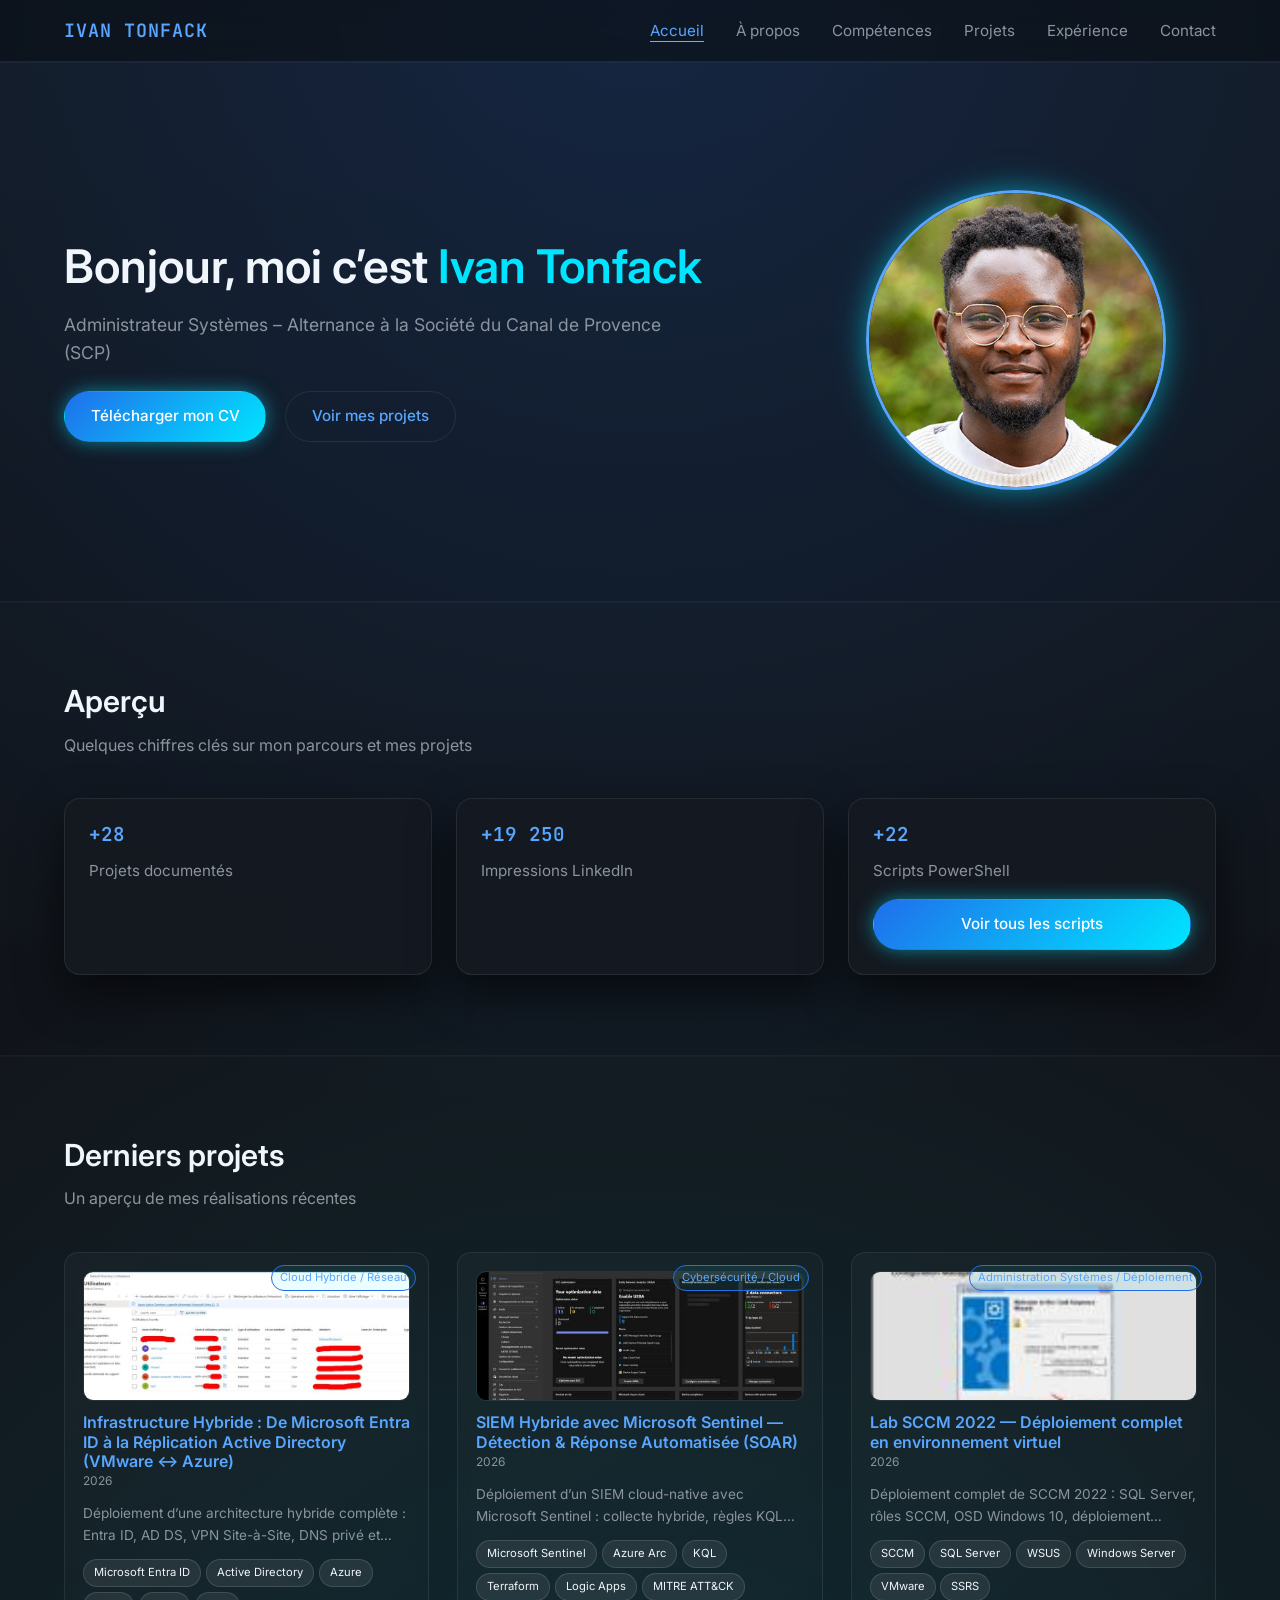
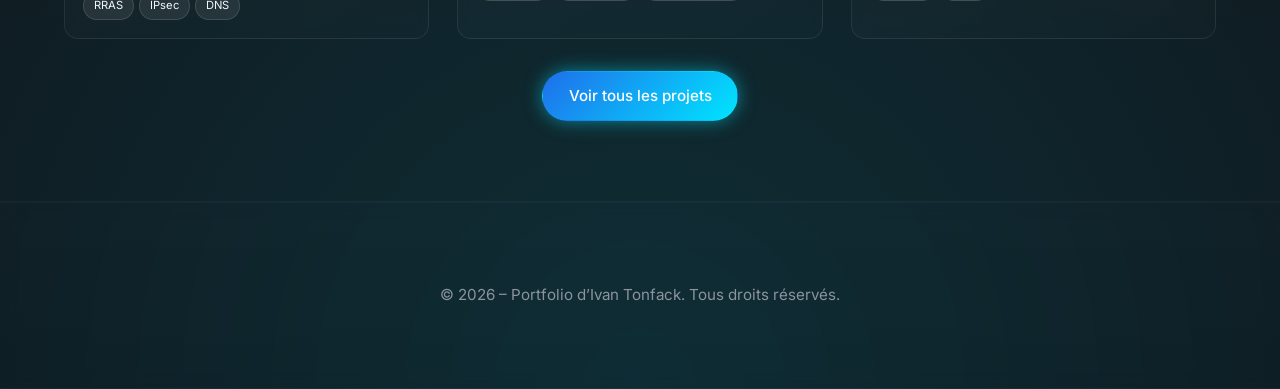
<file: index.html>
<!DOCTYPE html>
<html lang="fr">
<head>
    <meta charset="UTF-8">
    <meta name="viewport" content="width=device-width, initial-scale=1.0">
    <title>Ivan Tonfack – Administrateur Systèmes</title>

    <!-- Styles -->
    <link rel="stylesheet" href="assets/css/style.css">

    <!-- Typographies -->
    <link href="https://fonts.googleapis.com/css2?family=Inter:wght@300;400;500;600&family=JetBrains+Mono:wght@400;600&display=swap" rel="stylesheet">
</head>

<body class="page">

    <!-- ===========================
         HEADER
    ============================ -->
    <header id="header">
        <div class="container">
            <nav class="nav">
                <div class="logo">IVAN TONFACK</div>

                <div class="nav-toggle" id="nav-toggle">
                    <span></span><span></span><span></span>
                </div>

                <ul class="nav-links" id="nav-links">
                    <li><a href="index.html" class="active">Accueil</a></li>
                    <li><a href="about.html">À propos</a></li>
                    <li><a href="skills.html">Compétences</a></li>
                    <li><a href="projects.html">Projets</a></li>
                    <li><a href="experience.html">Expérience</a></li>
                    <li><a href="contact.html">Contact</a></li>
                </ul>
            </nav>
        </div>
    </header>

    <!-- ===========================
         HERO SECTION
    ============================ -->
    <section class="section hero">
        <div class="container hero-grid">

            <div class="hero-content">
                <h1 class="hero-title">Bonjour, moi c’est <span class="text-accent">Ivan Tonfack</span></h1>
                <p class="hero-subtitle">
                    Administrateur Systèmes – Alternance à la Société du Canal de Provence (SCP)
                </p>

                <div class="hero-buttons mt-3">
                    <a href="#" class="btn btn-primary">Télécharger mon CV</a>
                    <a href="projects.html" class="btn btn-ghost">Voir mes projets</a>
                </div>
            </div>

            <div class="hero-photo">
                <img src="assets/img/portraits/ivan.jpeg" alt="Photo de Ivan Tonfack">
            </div>

        </div>
    </section>

    <!-- ===========================
         SECTION APERÇU
    ============================ -->
    <section class="section">
        <div class="container">
            <h2 class="section-title">Aperçu</h2>
            <p class="section-subtitle">Quelques chiffres clés sur mon parcours et mes projets</p>

            <div class="stats-grid">

                <div class="section-card">
                    <h3 class="code-text" id="projects-count">+0</h3>
                    <p>Projets documentés</p>
                </div>

                <div class="section-card">
                    <h3 class="code-text" id="linkedin-count">+0</h3>
                    <p>Impressions LinkedIn</p>
                </div>

                <div class="section-card">
                <h3 class="code-text" id="scripts-count">+0</h3>
                <p>Scripts PowerShell</p>

                <a href="scripts.html" class="btn btn-primary btn-full">Voir tous les scripts</a>
                 </div>


            </div>
        </div>
    </section>

    <!-- ===========================
         SECTION : DERNIERS PROJETS
    ============================ -->
    <section class="section">
        <div class="container">
            <h2 class="section-title">Derniers projets</h2>
            <p class="section-subtitle">Un aperçu de mes réalisations récentes</p>

            <div id="latest-projects" class="projects-grid"></div>

            <div class="center mt-4">
                <a href="projects.html" class="btn btn-primary">Voir tous les projets</a>
            </div>
        </div>
    </section>

    <!-- ===========================
         FOOTER
    ============================ -->
    <footer class="section">
        <div class="container">
            <p class="text-muted">© 2026 – Portfolio d’Ivan Tonfack. Tous droits réservés.</p>
        </div>
    </footer>

    <!-- Scripts -->
    <script src="assets/js/main.js"></script>
    <script src="assets/js/latest-projects.js"></script>
    <script src="assets/js/stats.js"></script>
</body>
</html>
</file>
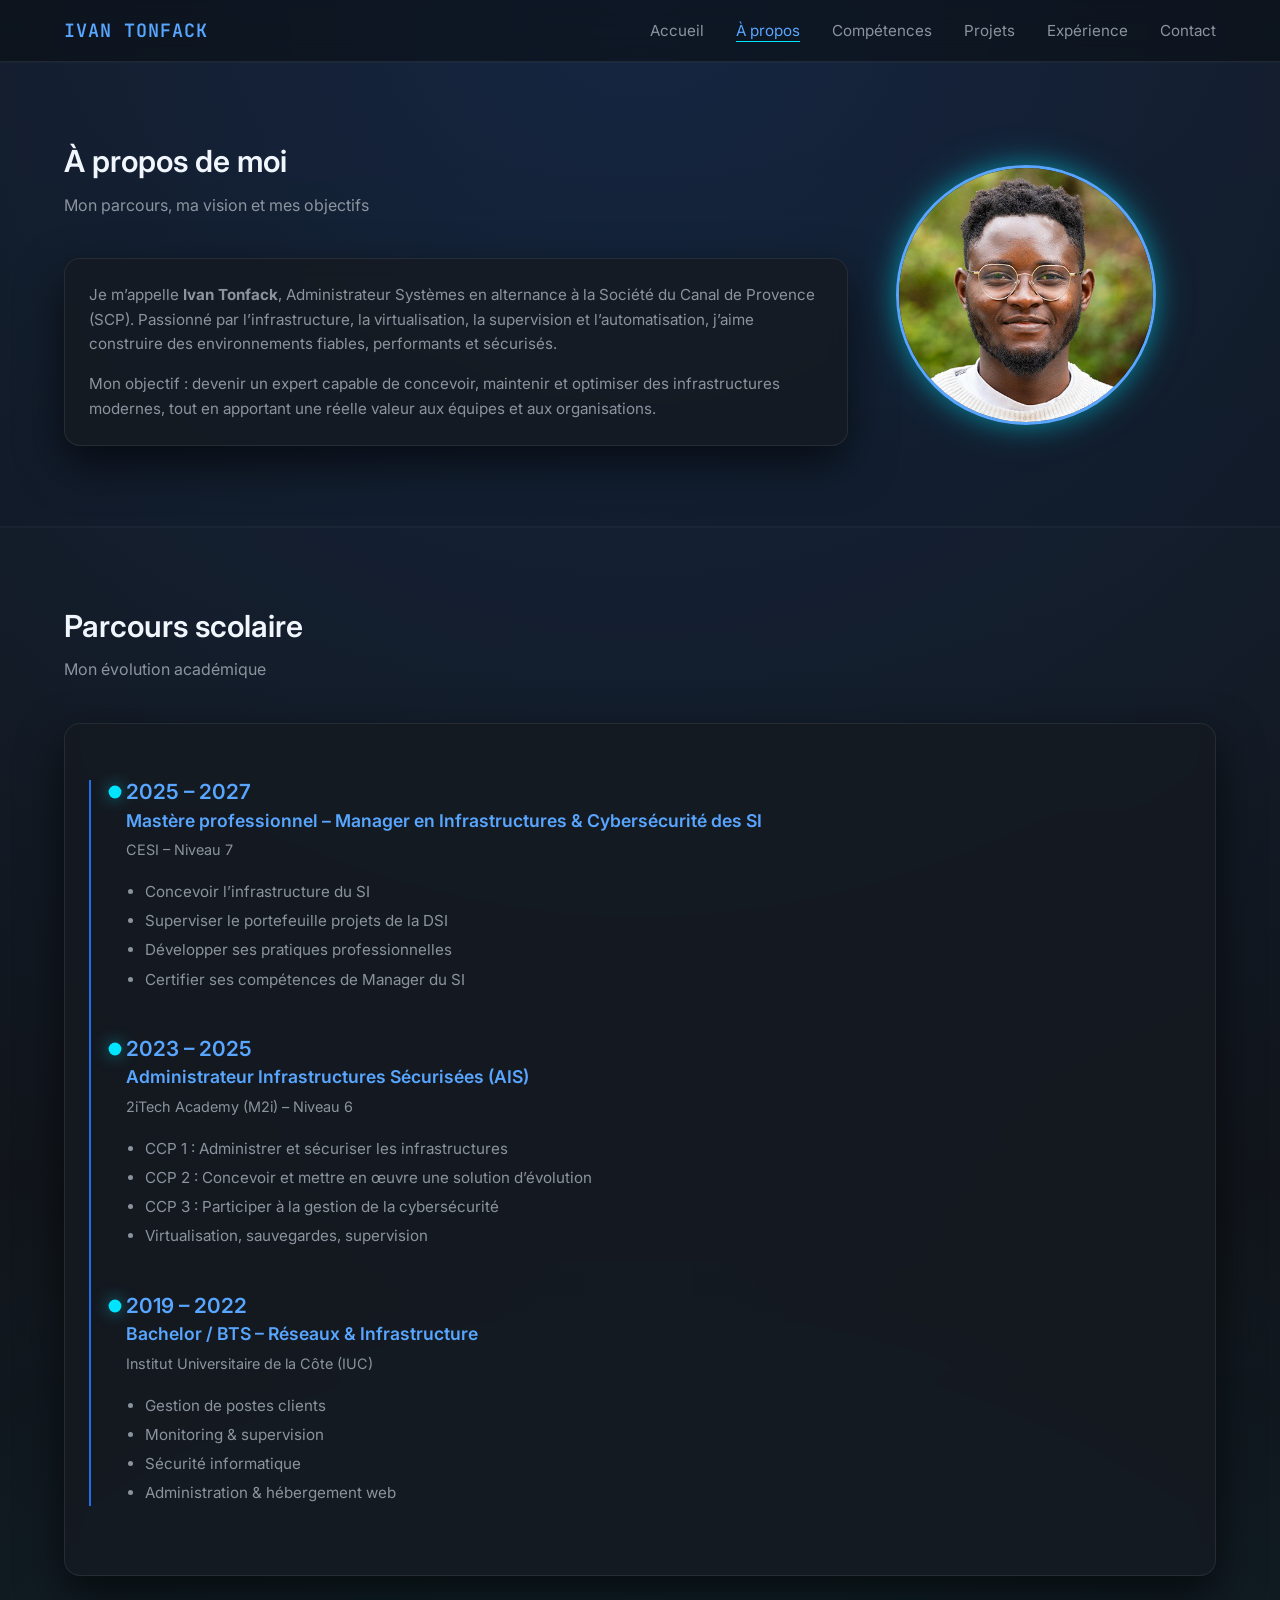
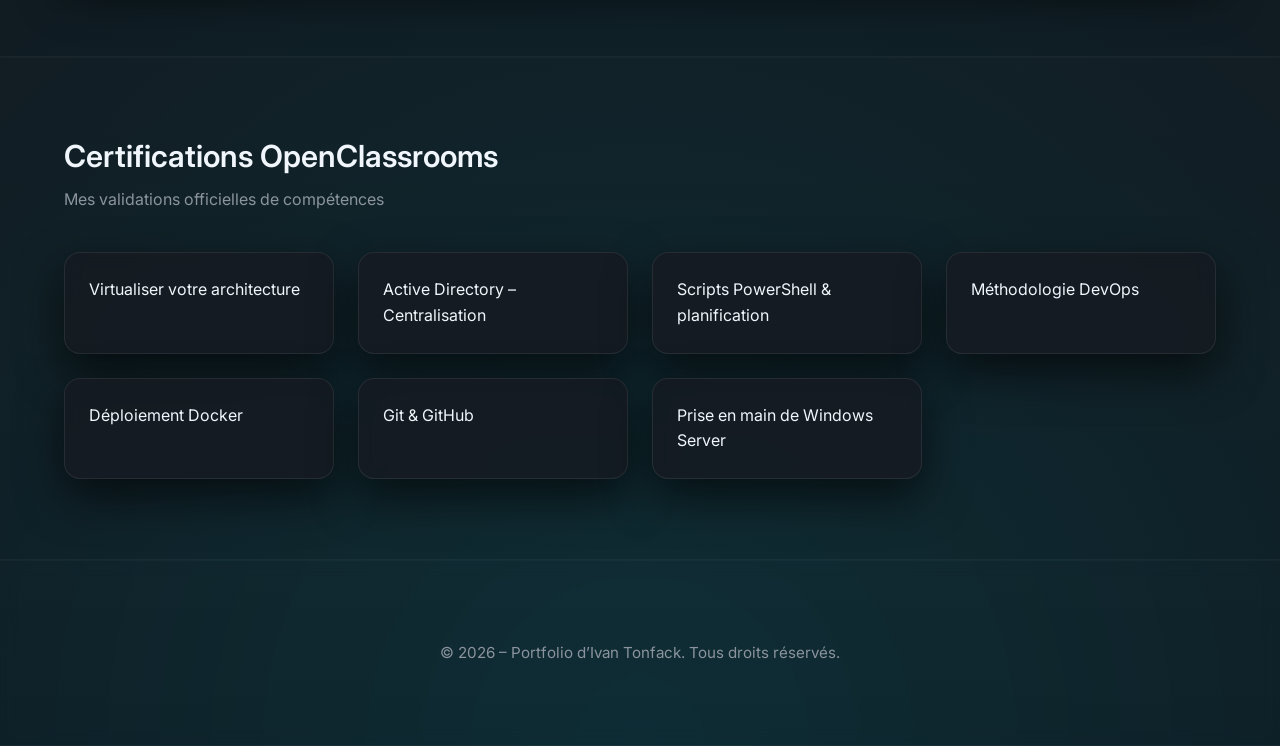
<file: about.html>
<!DOCTYPE html>
<html lang="fr">
<head>
    <meta charset="UTF-8">
    <meta name="viewport" content="width=device-width, initial-scale=1.0">
    <title>À propos – Ivan Tonfack</title>

    <link rel="stylesheet" href="assets/css/style.css">
    <link href="https://fonts.googleapis.com/css2?family=Inter:wght@300;400;500;600&family=JetBrains+Mono:wght@400;600&display=swap" rel="stylesheet">
</head>

<body class="page">

    <!-- HEADER -->
    <header id="header">
        <div class="container">
            <nav class="nav">
                <div class="logo">IVAN TONFACK</div>

                <div class="nav-toggle" id="nav-toggle">
                    <span></span><span></span><span></span>
                </div>

                <ul class="nav-links" id="nav-links">
                    <li><a href="index.html">Accueil</a></li>
                    <li><a href="about.html" class="active">À propos</a></li>
                    <li><a href="skills.html">Compétences</a></li>
                    <li><a href="projects.html">Projets</a></li>
                    <li><a href="experience.html">Expérience</a></li>
                    <li><a href="contact.html">Contact</a></li>
                </ul>
            </nav>
        </div>
    </header>

    <!-- ===========================
         SECTION : QUI SUIS-JE ?
    ============================ -->
    <section class="section">
        <div class="container about-grid">

            <div class="about-text">
                <h1 class="section-title">À propos de moi</h1>
                <p class="section-subtitle">Mon parcours, ma vision et mes objectifs</p>

                <div class="section-card">
                    <p>
                        Je m’appelle <strong>Ivan Tonfack</strong>, Administrateur Systèmes en alternance à la
                        Société du Canal de Provence (SCP). Passionné par l’infrastructure, la virtualisation, la supervision
                        et l’automatisation, j’aime construire des environnements fiables, performants et sécurisés.
                    </p>

                    <p class="mt-2">
                        Mon objectif : devenir un expert capable de concevoir, maintenir et optimiser des infrastructures
                        modernes, tout en apportant une réelle valeur aux équipes et aux organisations.
                    </p>
                </div>
            </div>

            <div class="about-photo">
                <img src="assets/img/portraits/ivan.jpeg" alt="Photo de Ivan Tonfack">
            </div>

        </div>
    </section>

    <!-- ===========================
         SECTION : PARCOURS SCOLAIRE
    ============================ -->
    <section class="section">
        <div class="container">
            <h2 class="section-title">Parcours scolaire</h2>
            <p class="section-subtitle">Mon évolution académique</p>

            <div class="section-card">
                <div class="timeline">

                    <div class="timeline-item">
                        <span class="timeline-dot"></span>
                        <h3>2025 – 2027</h3>
                        <h4>Mastère professionnel – Manager en Infrastructures & Cybersécurité des SI</h4>
                        <p class="date">CESI – Niveau 7</p>
                        <ul>
                            <li>Concevoir l’infrastructure du SI</li>
                            <li>Superviser le portefeuille projets de la DSI</li>
                            <li>Développer ses pratiques professionnelles</li>
                            <li>Certifier ses compétences de Manager du SI</li>
                        </ul>
                    </div>

                    <div class="timeline-item">
                        <span class="timeline-dot"></span>
                        <h3>2023 – 2025</h3>
                        <h4>Administrateur Infrastructures Sécurisées (AIS)</h4>
                        <p class="date">2iTech Academy (M2i) – Niveau 6</p>
                        <ul>
                            <li>CCP 1 : Administrer et sécuriser les infrastructures</li>
                            <li>CCP 2 : Concevoir et mettre en œuvre une solution d’évolution</li>
                            <li>CCP 3 : Participer à la gestion de la cybersécurité</li>
                            <li>Virtualisation, sauvegardes, supervision</li>
                        </ul>
                    </div>

                    <div class="timeline-item">
                        <span class="timeline-dot"></span>
                        <h3>2019 – 2022</h3>
                        <h4>Bachelor / BTS – Réseaux & Infrastructure</h4>
                        <p class="date">Institut Universitaire de la Côte (IUC)</p>
                        <ul>
                            <li>Gestion de postes clients</li>
                            <li>Monitoring & supervision</li>
                            <li>Sécurité informatique</li>
                            <li>Administration & hébergement web</li>
                        </ul>
                    </div>

                </div>
            </div>

        </div>
    </section>

    <!-- ===========================
         SECTION : CERTIFICATIONS
    ============================ -->
    <section class="section">
        <div class="container">
            <h2 class="section-title">Certifications OpenClassrooms</h2>
            <p class="section-subtitle">Mes validations officielles de compétences</p>

            <div class="certifications-grid">

                <div class="section-card">Virtualiser votre architecture</div>
                <div class="section-card">Active Directory – Centralisation</div>
                <div class="section-card">Scripts PowerShell & planification</div>
                <div class="section-card">Méthodologie DevOps</div>
                <div class="section-card">Déploiement Docker</div>
                <div class="section-card">Git & GitHub</div>
                <div class="section-card">Prise en main de Windows Server</div>

            </div>

        </div>
    </section>

    <!-- FOOTER -->
    <footer class="section">
        <div class="container">
            <p class="text-muted">© 2026 – Portfolio d’Ivan Tonfack. Tous droits réservés.</p>
        </div>
    </footer>

    <script src="assets/js/main.js"></script>
</body>
</html>
</file>
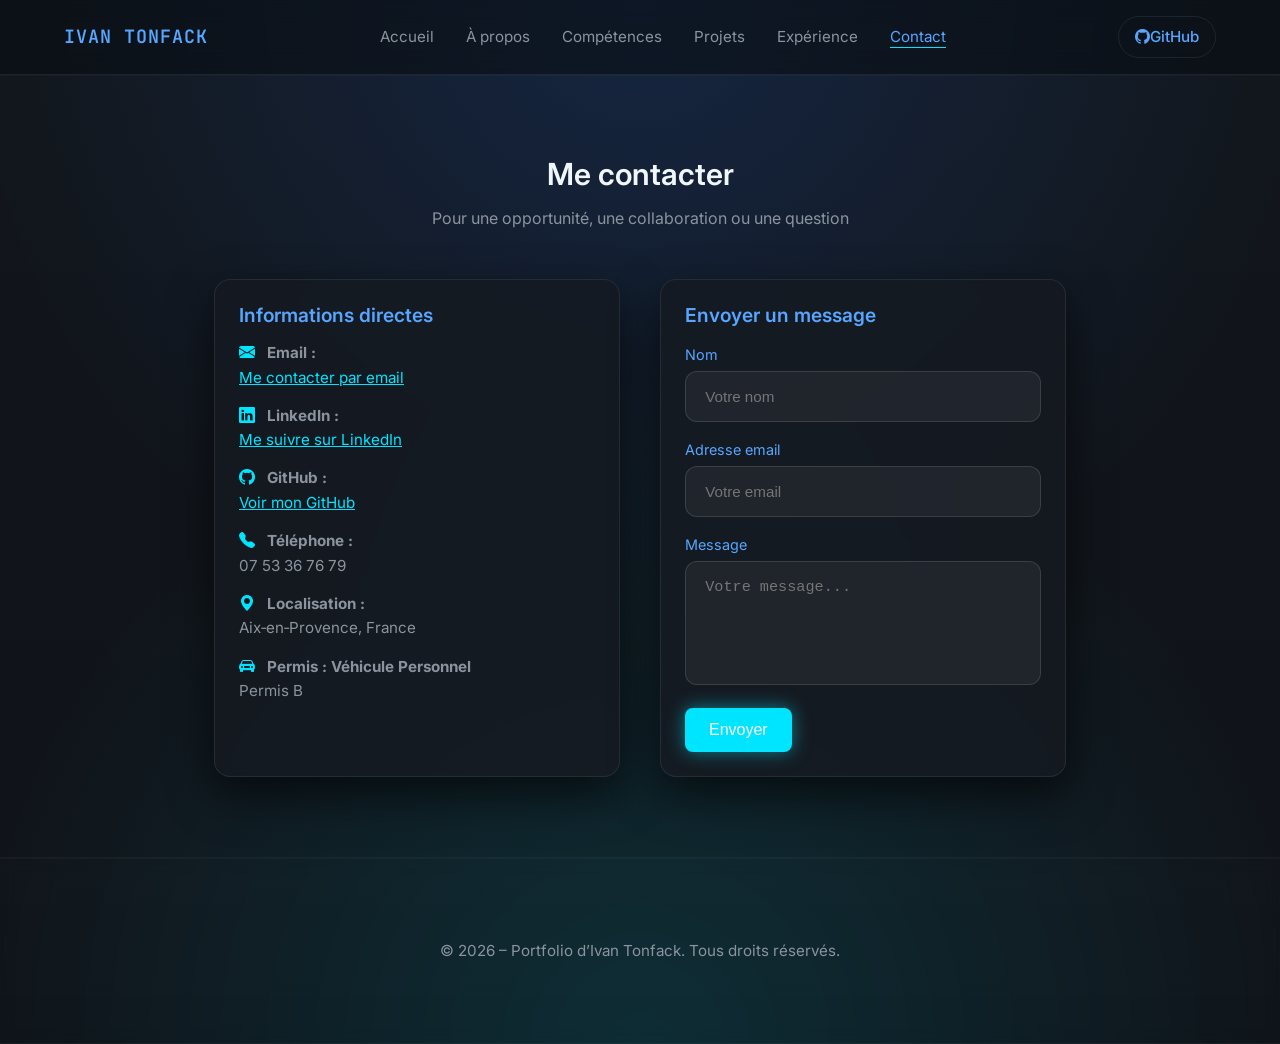
<file: contact.html>
<!DOCTYPE html>
<html lang="fr">
<head>
    <meta charset="UTF-8">
    <meta name="viewport" content="width=device-width, initial-scale=1.0">
    <title>Contact – Ivan Tonfack</title>

    <script src="https://cdnjs.cloudflare.com/ajax/libs/gsap/3.12.2/gsap.min.js"></script>
    <link rel="stylesheet" href="assets/css/style.css">
    <link href="https://fonts.googleapis.com/css2?family=Inter:wght@300;400;500;600&family=JetBrains+Mono:wght@400;600&display=swap" rel="stylesheet">

    <!-- Bootstrap Icons -->
    <link rel="stylesheet" href="https://cdn.jsdelivr.net/npm/bootstrap-icons@1.11.1/font/bootstrap-icons.css">
</head>

<body class="page">

<header id="header">
    <div class="container">
        <nav class="nav">
            <div class="logo">IVAN TONFACK</div>

            <div class="nav-toggle" id="nav-toggle">
                <span></span><span></span><span></span>
            </div>

            <ul class="nav-links" id="nav-links">
                <li><a href="index.html">Accueil</a></li>
                <li><a href="about.html">À propos</a></li>
                <li><a href="skills.html">Compétences</a></li>
                <li><a href="projects.html">Projets</a></li>
                <li><a href="experience.html">Expérience</a></li>
                <li><a href="contact.html" class="active">Contact</a></li>
            </ul>

            <!-- 🔵 Bouton GitHub -->
            <a href="https://github.com/ivan-tonfack" target="_blank" class="btn btn-ghost nav-github">
                <i class="bi bi-github"></i> GitHub
            </a>

        </nav>
    </div>
</header>

<section class="section">
    <div class="container contact-wrapper">

        <h1 class="section-title center">Me contacter</h1>
        <p class="section-subtitle center">Pour une opportunité, une collaboration ou une question</p>

        <div class="contact-grid">

            <!-- INFOS DIRECTES -->
            <div class="section-card contact-info">
                <h3>Informations directes</h3>

                <p>
                    <i class="bi bi-envelope-fill"></i>
                    <strong>Email :</strong><br>
                    <span class="masked-link" data-url="mailto:ivantonfack53@gmail.com">
                        Me contacter par email
                    </span>
                </p>

                <p>
                    <i class="bi bi-linkedin"></i>
                    <strong>LinkedIn :</strong><br>
                    <span class="masked-link" data-url="https://www.linkedin.com/in/ivan-tonfack-ngoune-5232b4245/">
                        Me suivre sur LinkedIn
                    </span>
                </p>

                <p>
                    <i class="bi bi-github"></i>
                    <strong>GitHub :</strong><br>
                    <span class="masked-link" data-url="https://github.com/ngouneivan">
                        Voir mon GitHub
                    </span>
                </p>

                <p>
                    <i class="bi bi-telephone-fill"></i>
                    <strong>Téléphone :</strong><br>
                    07 53 36 76 79
                </p>

                <p>
                    <i class="bi bi-geo-alt-fill"></i>
                    <strong>Localisation :</strong><br>
                    Aix‑en‑Provence, France
                </p>

                <p>
                    <i class="bi bi-car-front-fill"></i>
                    <strong>Permis : Véhicule Personnel</strong><br>
                    Permis B
                </p>
            </div>

            <!-- FORMULAIRE -->
            <div class="section-card contact-form">
                <h3>Envoyer un message</h3>

                <form action="#" method="POST">

                    <div class="form-group">
                        <label for="name">Nom</label>
                        <input type="text" id="name" name="name" placeholder="Votre nom" required>
                    </div>

                    <div class="form-group">
                        <label for="email">Adresse email</label>
                        <input type="email" id="email" name="email" placeholder="Votre email" required>
                    </div>

                    <div class="form-group">
                        <label for="message">Message</label>
                        <textarea id="message" name="message" rows="5" placeholder="Votre message..." required></textarea>
                    </div>

                    <button type="submit" class="btn btn-primary">Envoyer</button>

                </form>
            </div>

        </div>
    </div>
</section>

<footer class="section">
    <div class="container">
        <p class="text-muted">© 2026 – Portfolio d’Ivan Tonfack. Tous droits réservés.</p>
    </div>
</footer>

<script src="assets/js/main.js"></script>

<!-- Activation des liens masqués -->
<script>
document.querySelectorAll(".masked-link").forEach(link => {
    link.addEventListener("click", () => {
        const url = link.getAttribute("data-url");
        if (url) window.open(url, "_blank");
    });
});
</script>

</body>
</html>
</file>
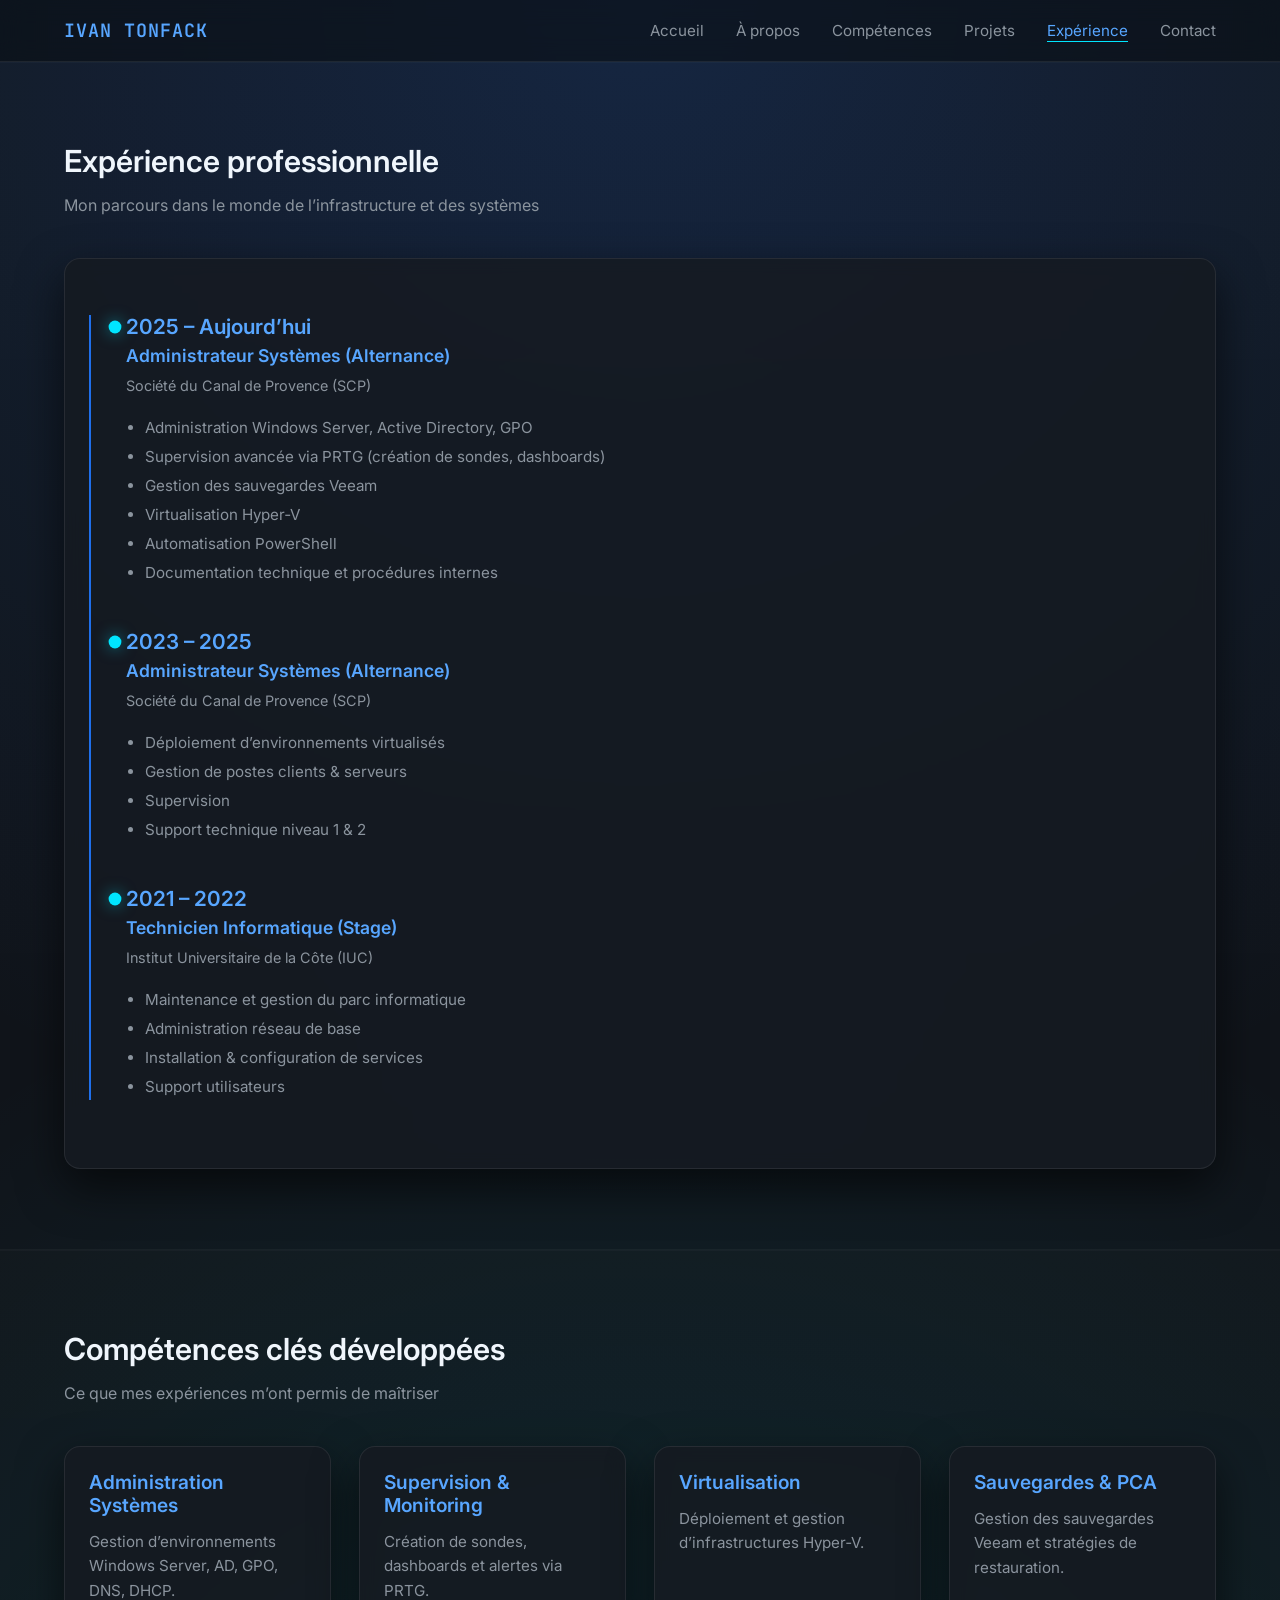
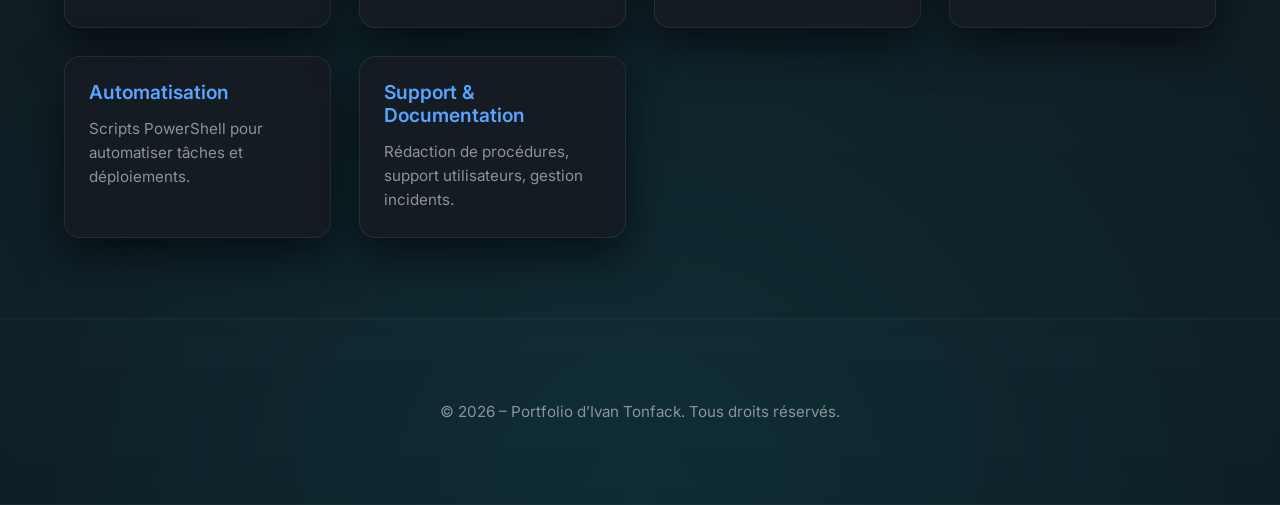
<file: experience.html>
<!DOCTYPE html>
<html lang="fr">
<head>
    <meta charset="UTF-8">
    <meta name="viewport" content="width=device-width, initial-scale=1.0">
    <title>Expérience – Ivan Tonfack</title>

    <link rel="stylesheet" href="assets/css/style.css">
    <link href="https://fonts.googleapis.com/css2?family=Inter:wght@300;400;500;600&family=JetBrains+Mono:wght@400;600&display=swap" rel="stylesheet">
</head>

<body class="page">

<!-- HEADER -->
<header id="header">
    <div class="container">
        <nav class="nav">
            <div class="logo">IVAN TONFACK</div>

            <div class="nav-toggle" id="nav-toggle">
                <span></span><span></span><span></span>
            </div>

            <ul class="nav-links" id="nav-links">
                <li><a href="index.html">Accueil</a></li>
                <li><a href="about.html">À propos</a></li>
                <li><a href="skills.html">Compétences</a></li>
                <li><a href="projects.html">Projets</a></li>
                <li><a href="experience.html" class="active">Expérience</a></li>
                <li><a href="contact.html">Contact</a></li>
            </ul>
        </nav>
    </div>
</header>

<!-- ===========================
     SECTION : EXPÉRIENCE PRO
=========================== -->
<section class="section">
    <div class="container">
        <h1 class="section-title">Expérience professionnelle</h1>
        <p class="section-subtitle">Mon parcours dans le monde de l’infrastructure et des systèmes</p>

        <div class="section-card">
            <div class="timeline">

                <!-- SCP -->
                <div class="timeline-item">
                    <span class="timeline-dot"></span>
                    <h3>2025 – Aujourd’hui</h3>
                    <h4>Administrateur Systèmes (Alternance)</h4>
                    <p class="date">Société du Canal de Provence (SCP)</p>

                    <ul>
                        <li>Administration Windows Server, Active Directory, GPO</li>
                        <li>Supervision avancée via PRTG (création de sondes, dashboards)</li>
                        <li>Gestion des sauvegardes Veeam</li>
                        <li>Virtualisation Hyper‑V</li>
                        <li>Automatisation PowerShell</li>
                        <li>Documentation technique et procédures internes</li>
                    </ul>
                </div>

                <!-- SCP 2023–2025 -->
                <div class="timeline-item">
                    <span class="timeline-dot"></span>
                    <h3>2023 – 2025</h3>
                    <h4>Administrateur Systèmes (Alternance)</h4>
                    <p class="date">Société du Canal de Provence (SCP)</p>

                    <ul>
                        <li>Déploiement d’environnements virtualisés</li>
                        <li>Gestion de postes clients & serveurs</li>
                        <li>Supervision</li>
                        <li>Support technique niveau 1 & 2</li>
                    </ul>
                </div>

                <!-- IUC -->
                <div class="timeline-item">
                    <span class="timeline-dot"></span>
                    <h3>2021 – 2022</h3>
                    <h4>Technicien Informatique (Stage)</h4>
                    <p class="date">Institut Universitaire de la Côte (IUC)</p>

                    <ul>
                        <li>Maintenance et gestion du parc informatique</li>
                        <li>Administration réseau de base</li>
                        <li>Installation & configuration de services</li>
                        <li>Support utilisateurs</li>
                    </ul>
                </div>

            </div>
        </div>
    </div>
</section>

<!-- ===========================
     SECTION : COMPÉTENCES CLÉS
=========================== -->
<section class="section">
    <div class="container">
        <h2 class="section-title">Compétences clés développées</h2>
        <p class="section-subtitle">Ce que mes expériences m’ont permis de maîtriser</p>

        <div class="section-cards">

            <div class="section-card">
                <h3>Administration Systèmes</h3>
                <p>Gestion d’environnements Windows Server, AD, GPO, DNS, DHCP.</p>
            </div>

            <div class="section-card">
                <h3>Supervision & Monitoring</h3>
                <p>Création de sondes, dashboards et alertes via PRTG.</p>
            </div>

            <div class="section-card">
                <h3>Virtualisation</h3>
                <p>Déploiement et gestion d’infrastructures Hyper‑V.</p>
            </div>

            <div class="section-card">
                <h3>Sauvegardes & PCA</h3>
                <p>Gestion des sauvegardes Veeam et stratégies de restauration.</p>
            </div>

            <div class="section-card">
                <h3>Automatisation</h3>
                <p>Scripts PowerShell pour automatiser tâches et déploiements.</p>
            </div>

            <div class="section-card">
                <h3>Support & Documentation</h3>
                <p>Rédaction de procédures, support utilisateurs, gestion incidents.</p>
            </div>

        </div>
    </div>
</section>

<!-- FOOTER -->
<footer class="section">
    <div class="container">
        <p class="text-muted">© 2026 – Portfolio d’Ivan Tonfack. Tous droits réservés.</p>
    </div>
</footer>

<script src="assets/js/main.js"></script>

</body>
</html>
</file>
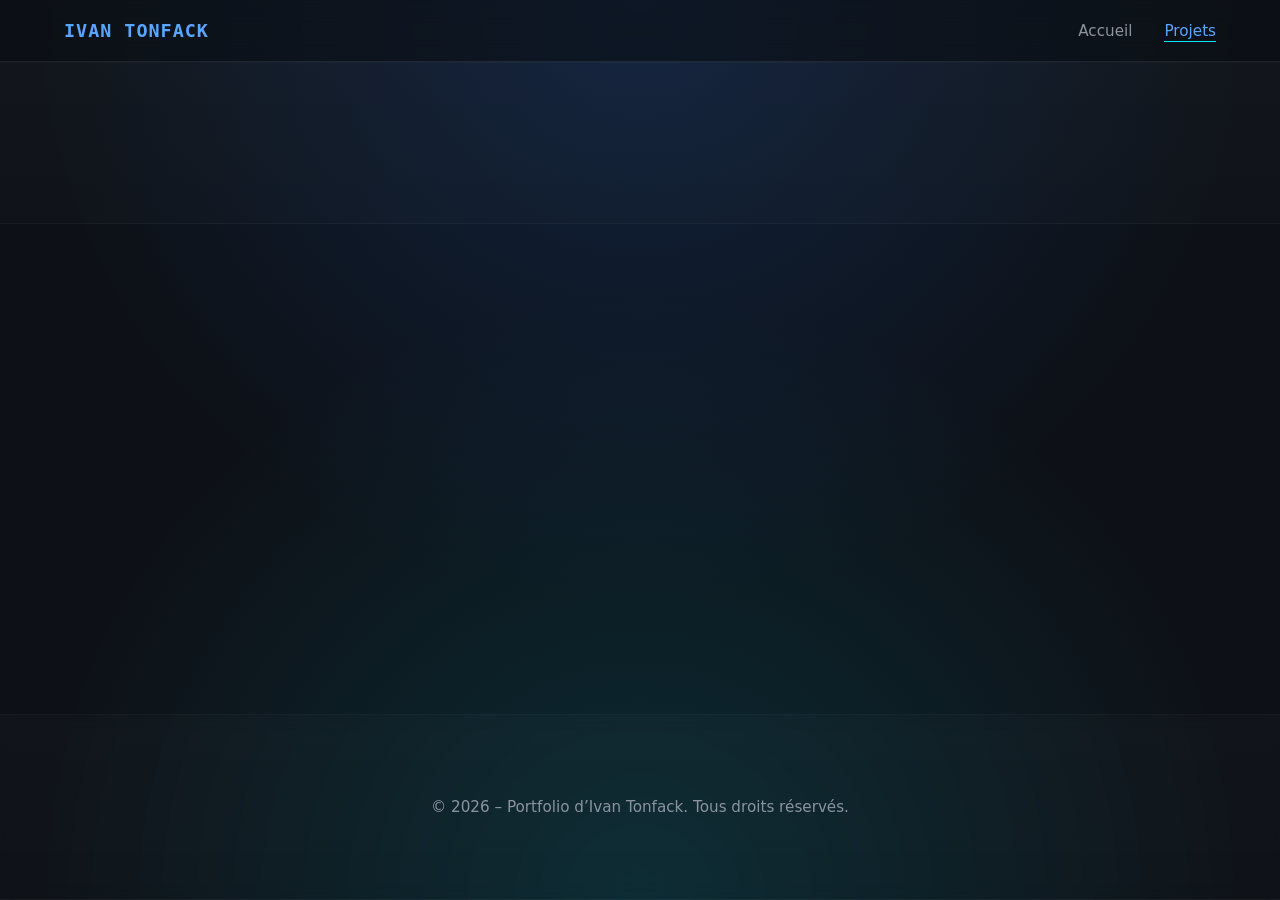
<file: project.html>
<!DOCTYPE html>
<html lang="fr">
<head>
    <meta charset="UTF-8">
    <meta name="viewport" content="width=device-width, initial-scale=1.0">
    <title>Détails du projet – Ivan Tonfack</title>

    <link rel="stylesheet" href="assets/css/style.css">

    <!-- GSAP -->
    <script src="https://cdnjs.cloudflare.com/ajax/libs/gsap/3.12.2/gsap.min.js"></script>
</head>

<body class="page">

<!-- HEADER -->
<header id="header">
    <div class="container">
        <nav class="nav">
            <div class="logo">IVAN TONFACK</div>

            <div class="nav-toggle" id="nav-toggle">
                <span></span><span></span><span></span>
            </div>

            <ul class="nav-links" id="nav-links">
                <li><a href="index.html">Accueil</a></li>
                <li><a href="projects.html" class="active">Projets</a></li>
            </ul>
        </nav>
    </div>
</header>

<!-- SECTION DÉTAIL -->
<section class="section">
    <div class="container" id="project-container">
        <!-- Injecté dynamiquement -->
    </div>
</section>

<!-- FOOTER -->
<footer class="section">
    <div class="container">
        <p class="text-muted">© 2026 – Portfolio d’Ivan Tonfack. Tous droits réservés.</p>
    </div>
</footer>

<script src="assets/js/main.js"></script>
<script src="assets/js/project-details.js"></script>

</body>
</html>
</file>
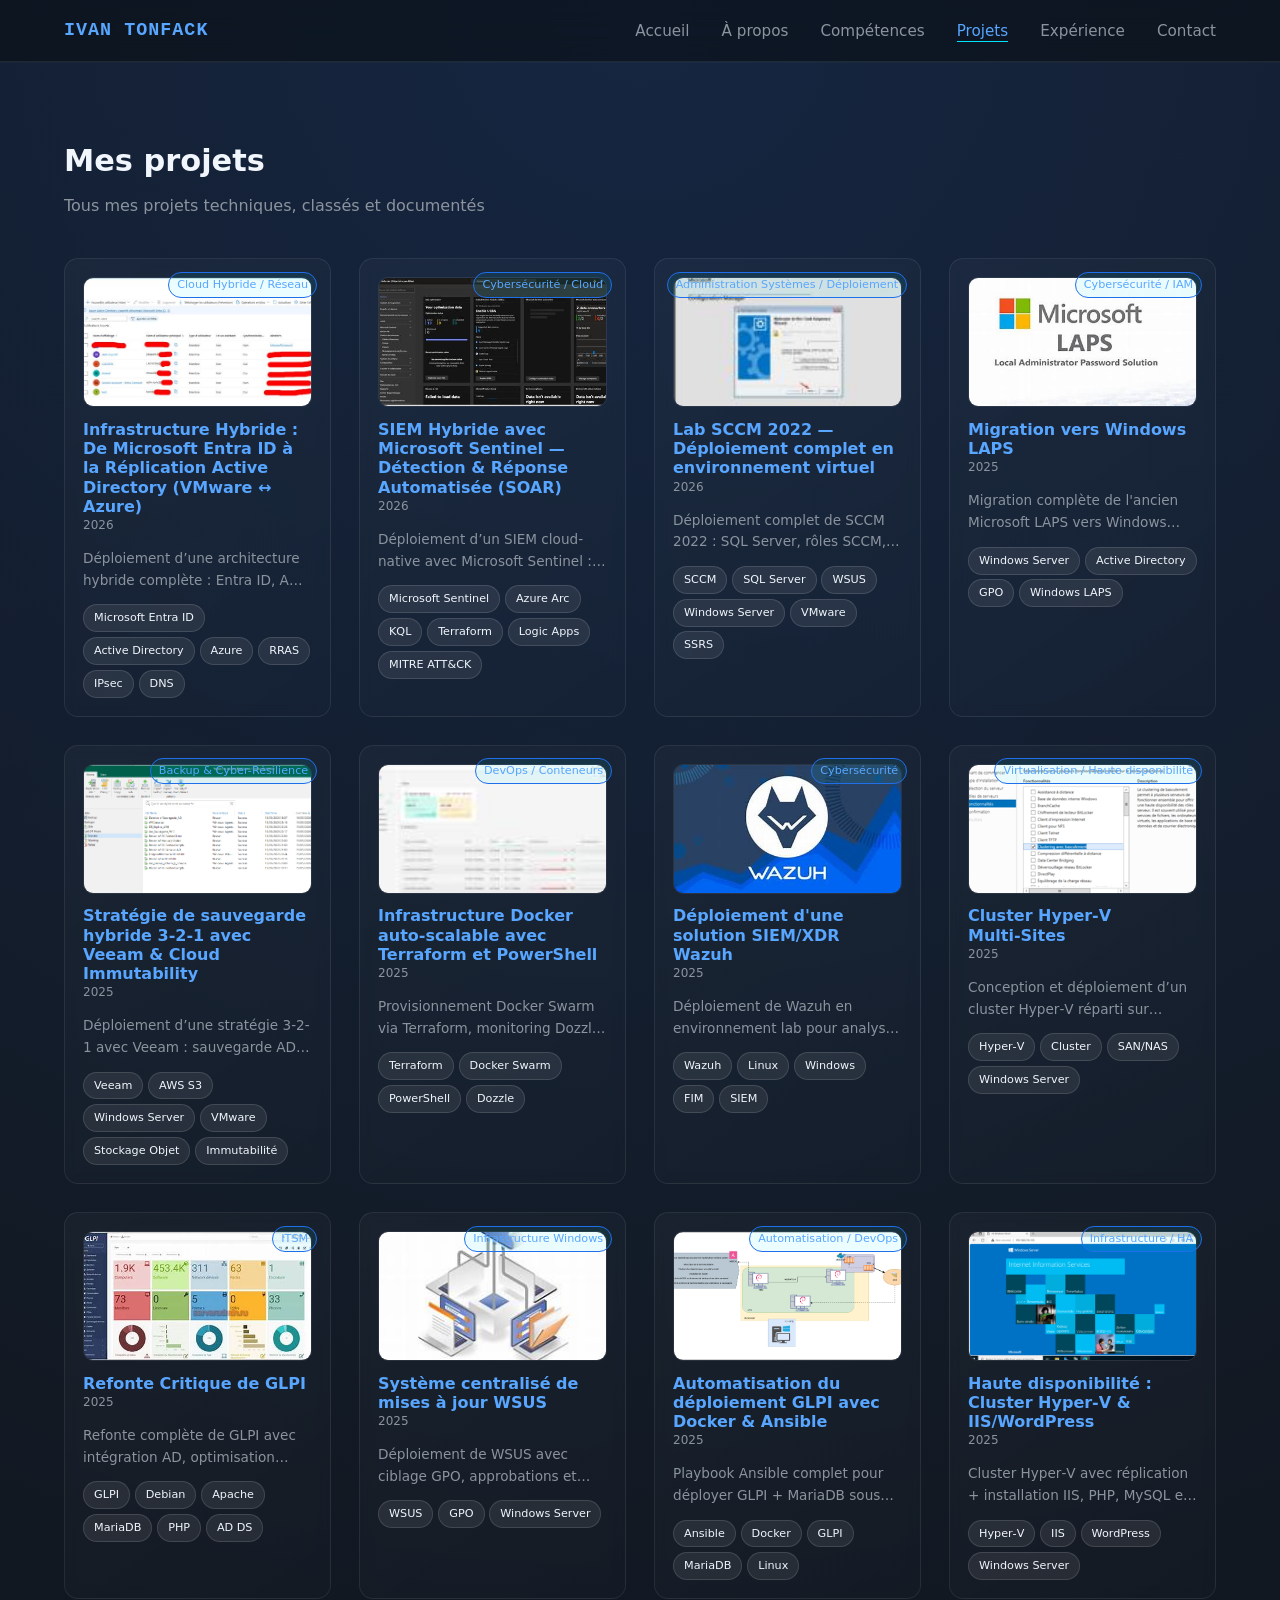
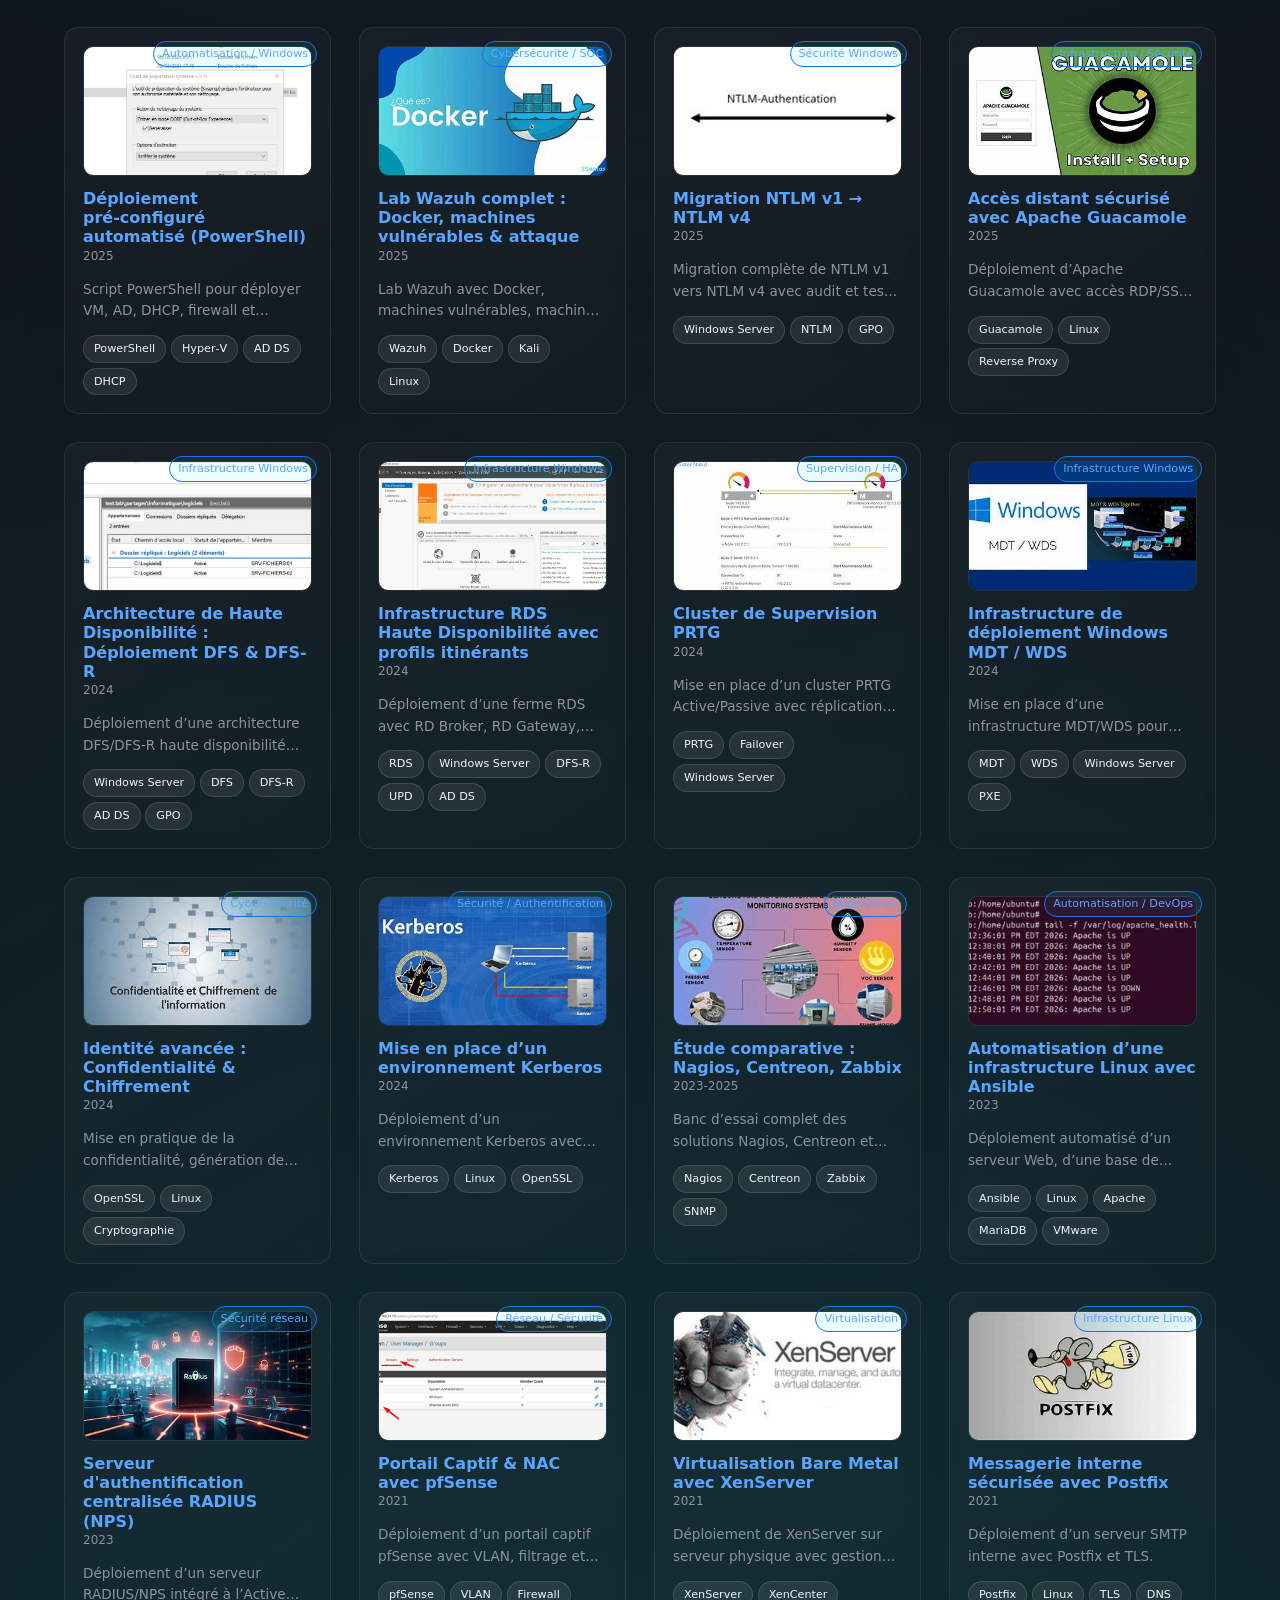
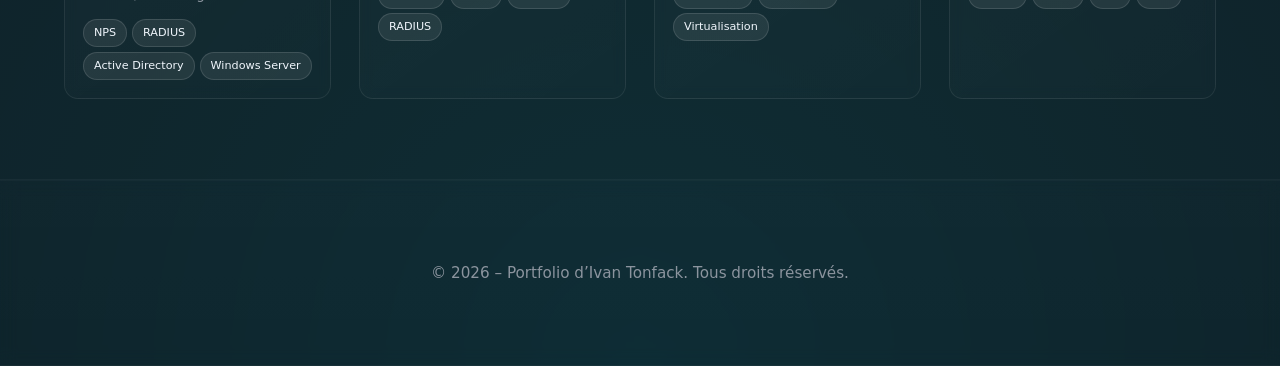
<file: projects.html>
<!DOCTYPE html>
<html lang="fr">
<head>
    <meta charset="UTF-8">
    <meta name="viewport" content="width=device-width, initial-scale=1.0">
    <title>Mes Projets – Ivan Tonfack</title>

    <link rel="stylesheet" href="assets/css/style.css">

    <!-- GSAP -->
    <script src="https://cdnjs.cloudflare.com/ajax/libs/gsap/3.12.2/gsap.min.js"></script>
</head>

<body class="page">

<!-- HEADER -->
<header id="header">
    <div class="container">
        <nav class="nav">
            <div class="logo">IVAN TONFACK</div>

            <div class="nav-toggle" id="nav-toggle">
                <span></span><span></span><span></span>
            </div>

            <ul class="nav-links" id="nav-links">
                <li><a href="index.html">Accueil</a></li>
                <li><a href="about.html">À propos</a></li>
                <li><a href="skills.html">Compétences</a></li>
                <li><a href="projects.html" class="active">Projets</a></li>
                <li><a href="experience.html">Expérience</a></li>
                <li><a href="contact.html">Contact</a></li>
            </ul>
        </nav>
    </div>
</header>

<!-- SECTION PROJETS -->
<section class="section">
    <div class="container">
        <h2 class="section-title">Mes projets</h2>
        <p class="section-subtitle">Tous mes projets techniques, classés et documentés</p>

        <!-- Grille dynamique -->
        <div id="projects-grid" class="projects-grid"></div>
    </div>
</section>

<!-- FOOTER -->
<footer class="section">
    <div class="container">
        <p class="text-muted">© 2026 – Portfolio d’Ivan Tonfack. Tous droits réservés.</p>
    </div>
</footer>

<script src="assets/js/main.js"></script>
<script src="assets/js/projects.js"></script>

</body>
</html>
</file>
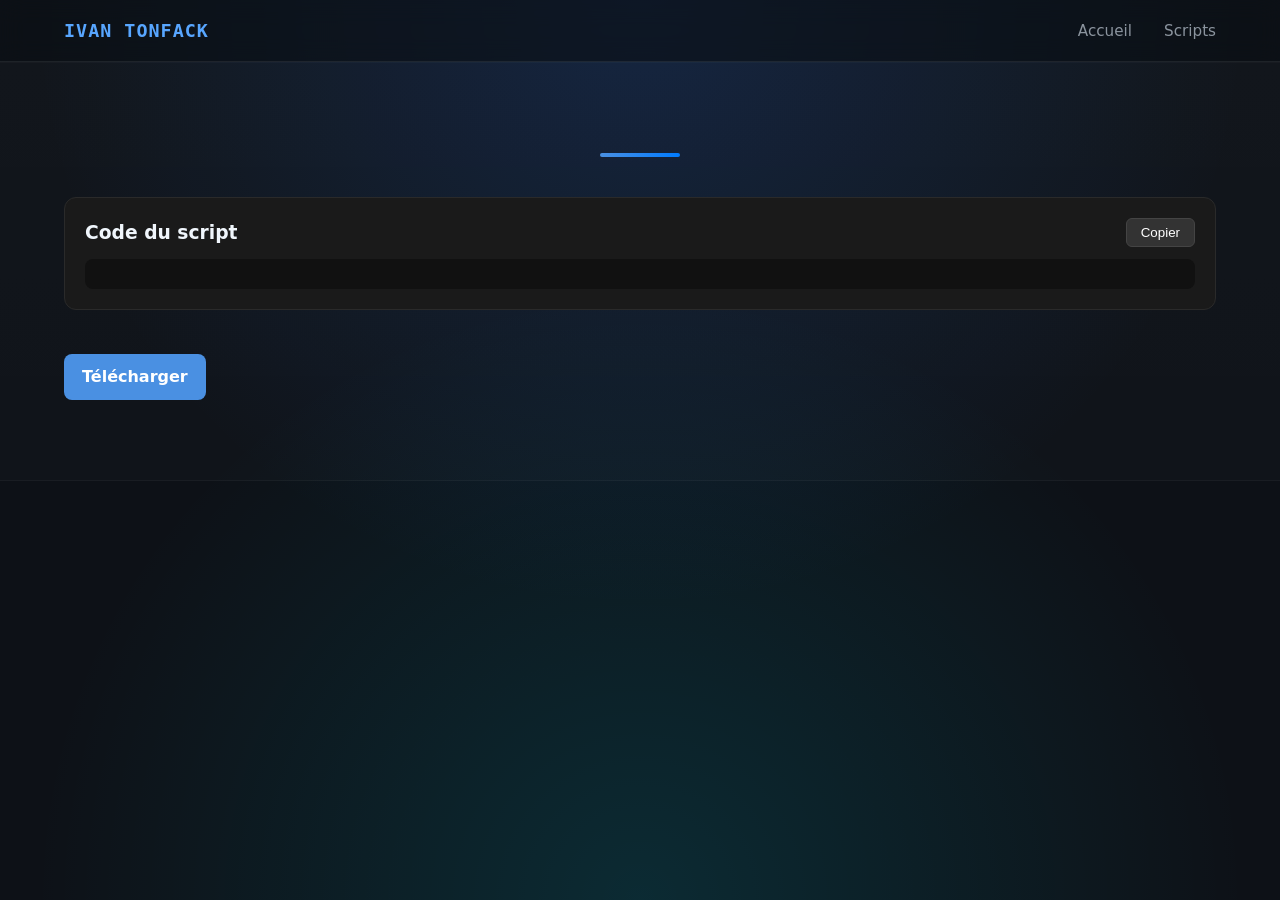
<file: script-details.html>
<!DOCTYPE html>
<html lang="fr">
<head>
    <meta charset="UTF-8">
    <meta name="viewport" content="width=device-width, initial-scale=1.0">
    <title>Détails du script – Ivan Tonfack</title>

    <link rel="stylesheet" href="assets/css/style.css">
</head>

<body class="page">

<header id="header">
    <div class="container">
        <nav class="nav">
            <div class="logo">IVAN TONFACK</div>
            <ul class="nav-links">
                <li><a href="index.html">Accueil</a></li>
                <li><a href="scripts.html">Scripts</a></li>
            </ul>
        </nav>
    </div>
</header>

<section class="section">
    <div class="container">

        <div class="script-details-header">
            <h1 id="script-title" class="script-details-title"></h1>
            <div class="script-details-divider"></div>
            <p id="script-description" class="script-details-subtitle"></p>
        </div>

        <div id="script-meta" class="script-meta"></div>

        <div class="script-code-container">
            <div class="script-code-header">
                <h3>Code du script</h3>
                <button id="copy-btn" class="btn-copy">Copier</button>
            </div>

            <pre><code id="script-code"></code></pre>
        </div>

        <a id="download-btn" href="#" download class="btn-script mt-3">Télécharger</a>

    </div>
</section>

<script src="assets/js/scripts.js"></script>
</body>
</html>
</file>
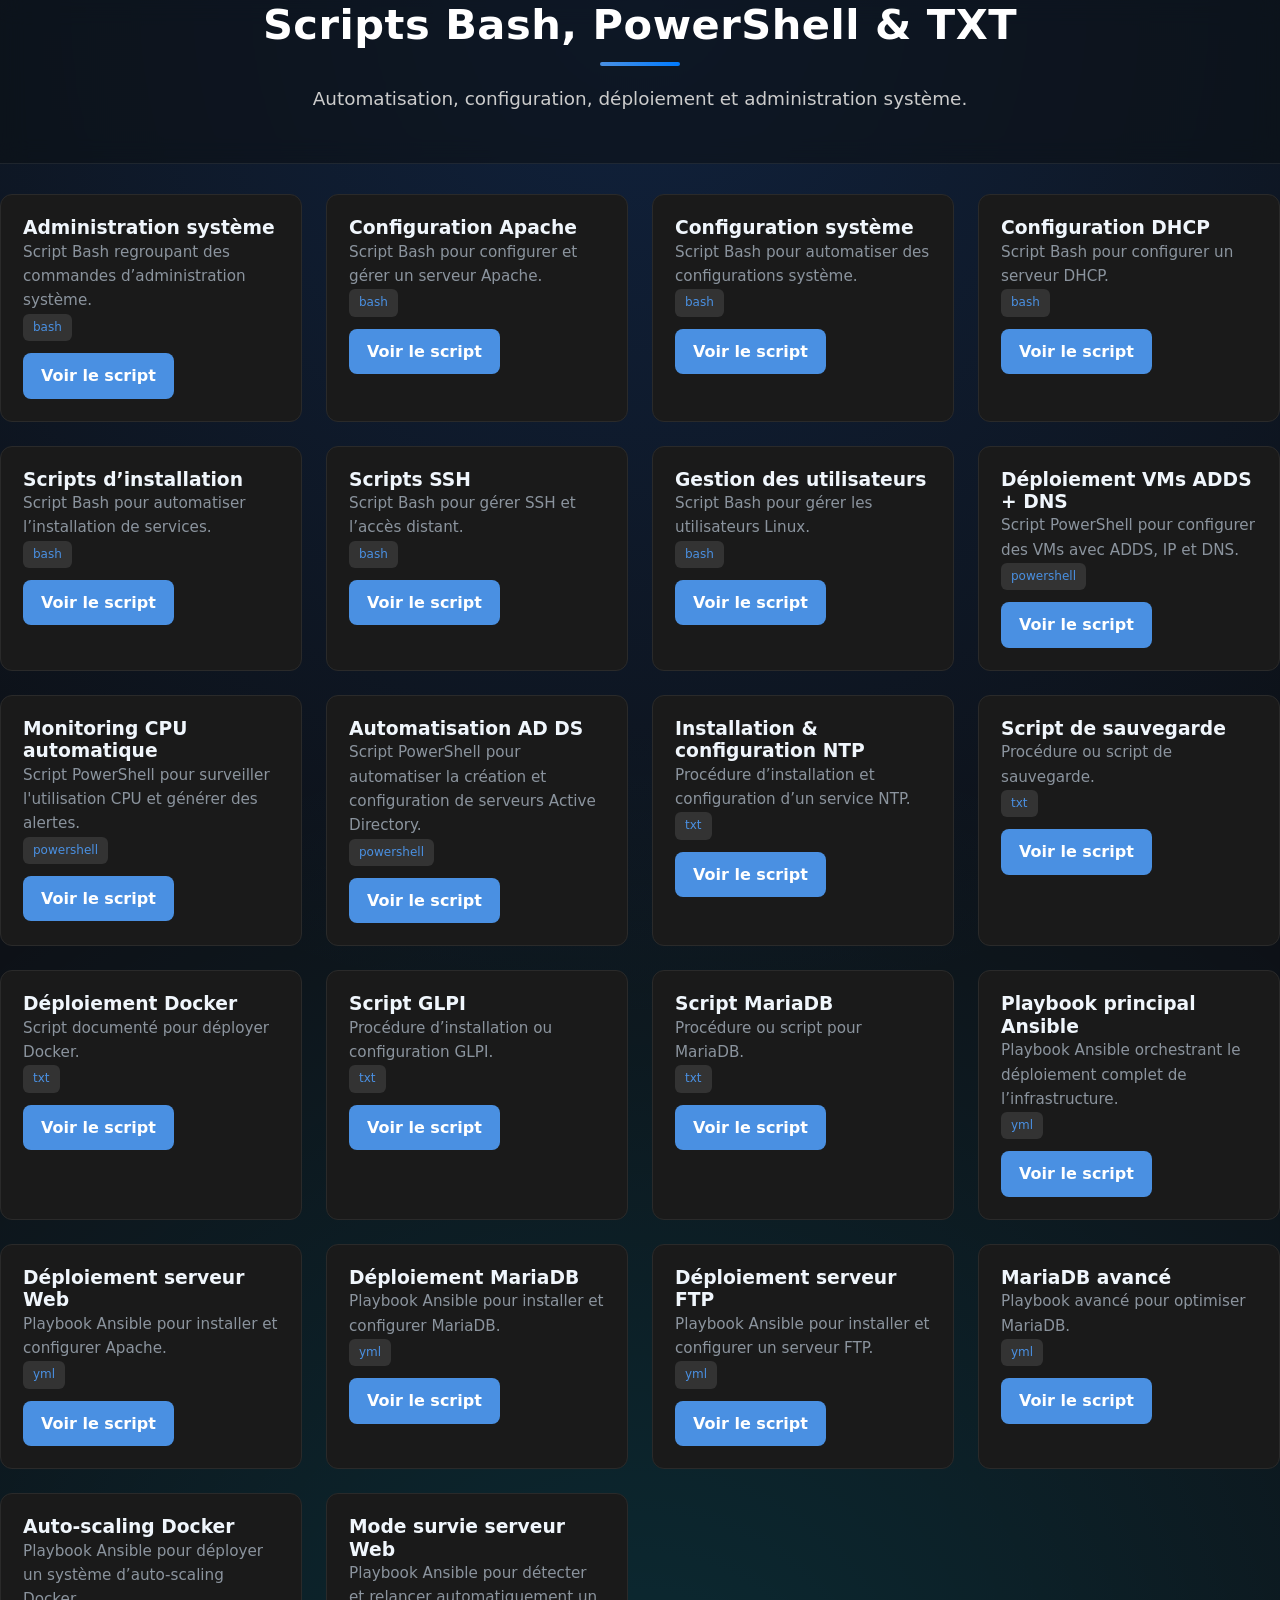
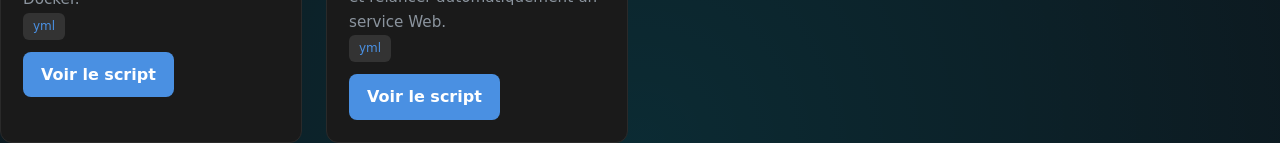
<file: scripts.html>
<!DOCTYPE html>
<html lang="fr">
<head>
    <meta charset="UTF-8">
    <title>Scripts</title>
    <link rel="stylesheet" href="assets/css/style.css">
</head>
<body>

<header>
   <div class="scripts-header">
    <h1 class="scripts-title">Scripts Bash, PowerShell & TXT</h1>
    <div class="scripts-divider"></div>
    <p class="scripts-subtitle">Automatisation, configuration, déploiement et administration système.</p>
    </div>
</header>

<section id="scripts-container" class="grid"></section>

<script src="assets/js/scripts.js"></script>
</body>
</html>
</file>
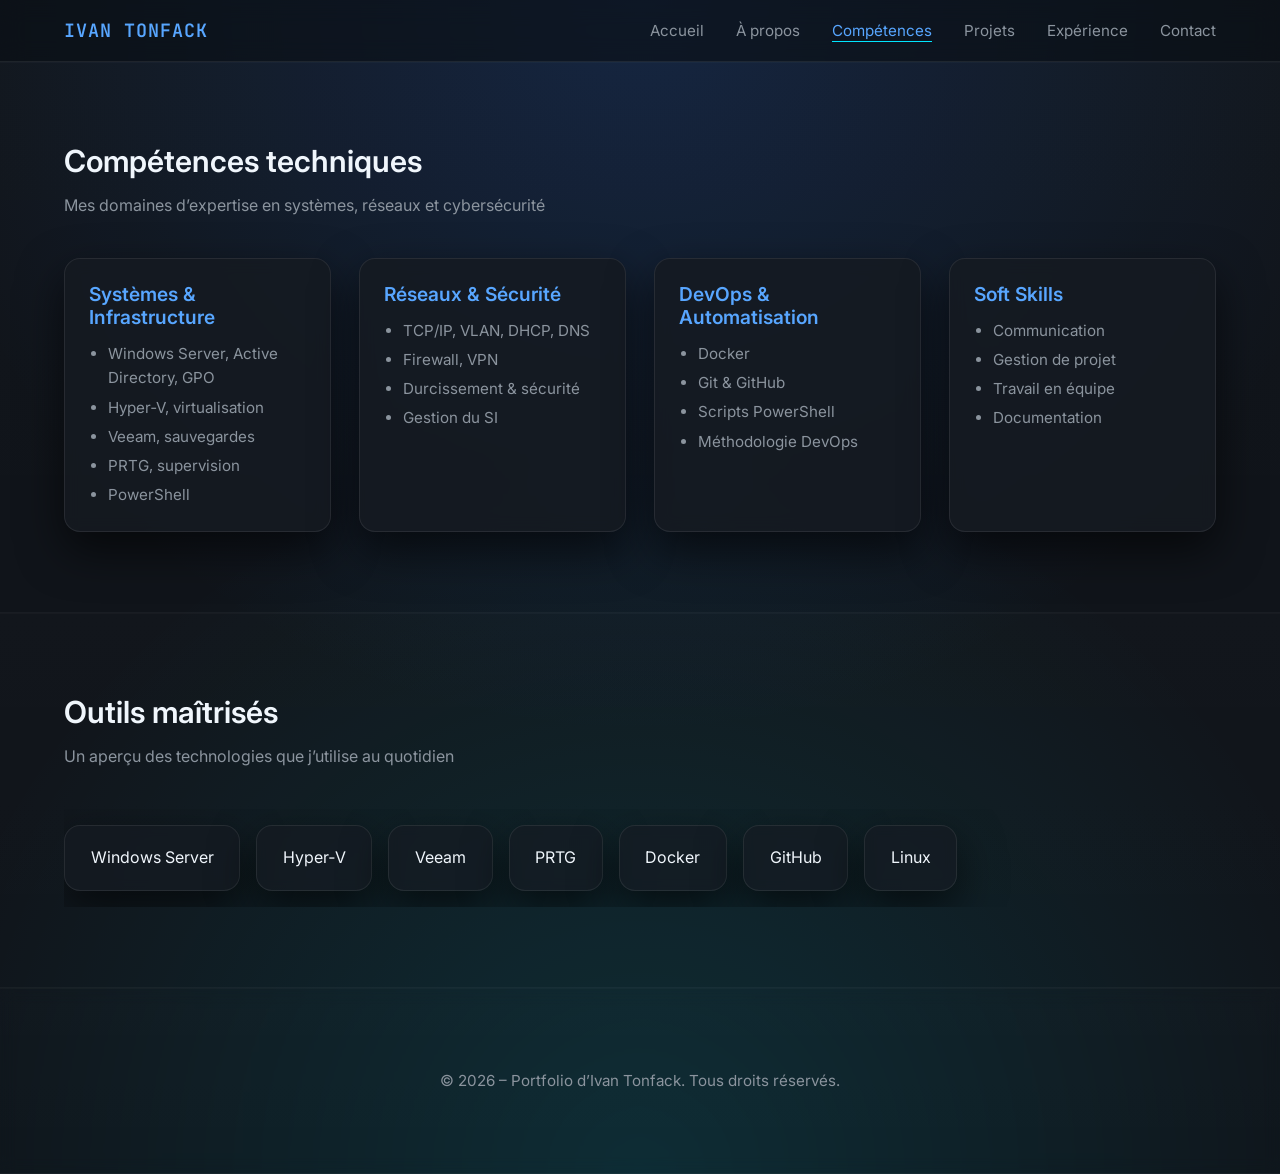
<file: skills.html>
<!DOCTYPE html>
<html lang="fr">
<head>
    <meta charset="UTF-8">
    <meta name="viewport" content="width=device-width, initial-scale=1.0">
    <title>Compétences – Ivan Tonfack</title>

    <link rel="stylesheet" href="assets/css/style.css">
    <link href="https://fonts.googleapis.com/css2?family=Inter:wght@300;400;500;600&family=JetBrains+Mono:wght@400;600&display=swap" rel="stylesheet">
</head>

<body class="page">

    <!-- HEADER -->
    <header id="header">
        <div class="container">
            <nav class="nav">
                <div class="logo">IVAN TONFACK</div>

                <div class="nav-toggle" id="nav-toggle">
                    <span></span><span></span><span></span>
                </div>

                <ul class="nav-links" id="nav-links">
                    <li><a href="index.html">Accueil</a></li>
                    <li><a href="about.html">À propos</a></li>
                    <li><a href="skills.html" class="active">Compétences</a></li>
                    <li><a href="projects.html">Projets</a></li>
                    <li><a href="experience.html">Expérience</a></li>
                    <li><a href="contact.html">Contact</a></li>
                </ul>
            </nav>
        </div>
    </header>

    <!-- ===========================
         SECTION : COMPÉTENCES TECHNIQUES
    ============================ -->
    <section class="section">
        <div class="container">
            <h1 class="section-title">Compétences techniques</h1>
            <p class="section-subtitle">Mes domaines d’expertise en systèmes, réseaux et cybersécurité</p>

            <div class="skills-grid">

                <div class="section-card skill-card">
                    <h3>Systèmes & Infrastructure</h3>
                    <ul>
                        <li>Windows Server, Active Directory, GPO</li>
                        <li>Hyper‑V, virtualisation</li>
                        <li>Veeam, sauvegardes</li>
                        <li>PRTG, supervision</li>
                        <li>PowerShell</li>
                    </ul>
                </div>

                <div class="section-card skill-card">
                    <h3>Réseaux & Sécurité</h3>
                    <ul>
                        <li>TCP/IP, VLAN, DHCP, DNS</li>
                        <li>Firewall, VPN</li>
                        <li>Durcissement & sécurité</li>
                        <li>Gestion du SI</li>
                    </ul>
                </div>

                <div class="section-card skill-card">
                    <h3>DevOps & Automatisation</h3>
                    <ul>
                        <li>Docker</li>
                        <li>Git & GitHub</li>
                        <li>Scripts PowerShell</li>
                        <li>Méthodologie DevOps</li>
                    </ul>
                </div>

                <div class="section-card skill-card">
                    <h3>Soft Skills</h3>
                    <ul>
                        <li>Communication</li>
                        <li>Gestion de projet</li>
                        <li>Travail en équipe</li>
                        <li>Documentation</li>
                    </ul>
                </div>

            </div>
        </div>
    </section>

    <!-- ===========================
         SECTION : OUTILS (CARROUSEL)
    ============================ -->
    <section class="section">
        <div class="container">
            <h2 class="section-title">Outils maîtrisés</h2>
            <p class="section-subtitle">Un aperçu des technologies que j’utilise au quotidien</p>

            <div class="tools-carousel">
                <div class="tool-card">Windows Server</div>
                <div class="tool-card">Hyper‑V</div>
                <div class="tool-card">Veeam</div>
                <div class="tool-card">PRTG</div>
                <div class="tool-card">Docker</div>
                <div class="tool-card">GitHub</div>
                <div class="tool-card">Linux</div>
            </div>
        </div>
    </section>

    <!-- FOOTER -->
    <footer class="section">
        <div class="container">
            <p class="text-muted">© 2026 – Portfolio d’Ivan Tonfack. Tous droits réservés.</p>
        </div>
    </footer>

    <script src="assets/js/main.js"></script>
</body>
</html>
</file>
<file: assets/css/style.css>
/* ============================================================
   1. VARIABLES GLOBALES — DARK TECH PREMIUM
============================================================ */
:root {
  --color-bg: #0d1117;
  --color-bg-alt: #161b22;
  --color-card: rgba(22, 27, 34, 0.65);
  --color-card-strong: rgba(22, 27, 34, 0.85);

  --color-primary: #1f6feb;
  --color-primary-light: #58a6ff;
  --color-accent: #00e5ff;

  --color-text: #f0f6fc;
  --color-text-muted: #8b949e;

  --color-border: rgba(255,255,255,0.08);

  --shadow-soft: 0 18px 45px rgba(0, 0, 0, 0.6);
  --shadow-strong: 0 25px 60px rgba(0, 0, 0, 0.75);

  --glow-accent: 0 0 18px rgba(0, 229, 255, 0.5);

  --max-width: 1200px;
  --radius-card: 16px;
  --radius-pill: 999px;

  --font-sans: "Inter", system-ui, sans-serif;
  --font-mono: "JetBrains Mono", monospace;

  --transition-fast: 0.15s ease-out;
  --transition-normal: 0.25s ease-out;
}

/* ============================================================
   2. RESET & BASE
============================================================ */
*,
*::before,
*::after {
  box-sizing: border-box;
  margin: 0;
  padding: 0;
}

html { scroll-behavior: smooth; }

body {
  font-family: var(--font-sans);
  background:
    radial-gradient(circle at top, rgba(31, 111, 235, 0.18), transparent 55%),
    radial-gradient(circle at bottom, rgba(0, 229, 255, 0.12), transparent 55%),
    var(--color-bg);
  color: var(--color-text);
  line-height: 1.6;
  -webkit-font-smoothing: antialiased;
}

img { max-width: 100%; display: block; }

/* ============================================================
   3. TYPOGRAPHIE
============================================================ */
a {
  color: var(--color-primary-light);
  text-decoration: none;
  transition: color var(--transition-fast);
}
a:hover { color: var(--color-accent); }

h1, h2, h3, h4, h5 {
  font-weight: 600;
  line-height: 1.2;
  color: var(--color-text);
}

p { color: var(--color-text-muted); font-size: 0.95rem; }

/* ============================================================
   4. LAYOUT GLOBAL
============================================================ */
.page {
  min-height: 100vh;
  display: flex;
  flex-direction: column;
}

.container {
  width: 100%;
  max-width: var(--max-width);
  margin: 0 auto;
  padding: 0 1.5rem;
}

.section {
  padding: 5rem 0;
  background: linear-gradient(
    to bottom,
    rgba(255,255,255,0.02),
    rgba(255,255,255,0.01)
  );
  border-top: 1px solid rgba(255,255,255,0.03);
  border-bottom: 1px solid rgba(255,255,255,0.03);
}

.section-title {
  font-size: 1.9rem;
  margin-bottom: 0.8rem;
}

.section-subtitle {
  font-size: 1rem;
  color: var(--color-text-muted);
  margin-bottom: 2.5rem;
}

.center { text-align: center; }

/* ============================================================
   5. HEADER & NAVIGATION
============================================================ */
header {
  background: rgba(13, 17, 23, 0.6);
  backdrop-filter: blur(12px);
  border-bottom: 1px solid var(--color-border);
  position: sticky;
  top: 0;
  z-index: 1000;
}

header.scrolled {
  background: rgba(13, 17, 23, 0.9);
  box-shadow: var(--shadow-strong);
}

.nav {
  display: flex;
  justify-content: space-between;
  align-items: center;
  padding: 1rem 0;
}

.logo {
  font-size: 1.15rem;
  font-weight: 600;
  color: var(--color-primary-light);
  letter-spacing: 1px;
  font-family: var(--font-mono);
}

.nav-links {
  list-style: none;
  display: flex;
  gap: 2rem;
}

.nav-links a {
  font-size: 0.95rem;
  color: var(--color-text-muted);
  position: relative;
  padding-bottom: 2px;
}

.nav-links a::after {
  content: "";
  position: absolute;
  left: 0;
  bottom: 0;
  width: 0;
  height: 1px;
  background: var(--color-accent);
  transition: width var(--transition-fast);
}

.nav-links a:hover::after,
.nav-links a.active::after {
  width: 100%;
}

.nav-links a.active { color: var(--color-primary-light); }

/* Mobile */
.nav-toggle {
  display: none;
  flex-direction: column;
  gap: 5px;
  cursor: pointer;
}

.nav-toggle span {
  width: 26px;
  height: 3px;
  background: var(--color-text);
  border-radius: 3px;
  transition: var(--transition-fast);
}

.nav-toggle.active span:nth-child(1) {
  transform: translateY(8px) rotate(45deg);
}
.nav-toggle.active span:nth-child(2) { opacity: 0; }
.nav-toggle.active span:nth-child(3) {
  transform: translateY(-8px) rotate(-45deg);
}

@media (max-width: 820px) {
  .nav-links {
    position: absolute;
    top: 70px;
    right: 0;
    background: var(--color-bg-alt);
    width: 220px;
    padding: 1.5rem;
    border-left: 1px solid var(--color-border);
    border-bottom: 1px solid var(--color-border);
    border-radius: 0 0 0 12px;
    display: flex;
    flex-direction: column;
    gap: 1.2rem;
    transform: translateX(100%);
    transition: transform var(--transition-normal);
  }

  .nav-links.open { transform: translateX(0); }

  .nav-toggle { display: flex; }
}

/* ============================================================
   6. HERO — DARK TECH PREMIUM
============================================================ */
.hero {
  padding: 7rem 0 6rem;
  display: flex;
  align-items: center;
  min-height: 60vh;
}

.hero-grid {
  display: grid;
  grid-template-columns: 1fr 350px;
  align-items: center;
  gap: 3rem;
}

.hero-title {
  font-size: 2.9rem;
  margin-bottom: 1rem;
}

.hero-title .text-accent { color: var(--color-accent); }

.hero-subtitle {
  font-size: 1.1rem;
  color: var(--color-text-muted);
  max-width: 600px;
}

.hero-buttons {
  display: flex;
  gap: 1.2rem;
  margin-top: 2.2rem;
}

.hero-photo img {
  width: 300px;
  height: 300px;
  object-fit: cover;
  border-radius: 50%;
  border: 3px solid var(--color-primary-light);
  box-shadow:
    0 0 25px rgba(0, 229, 255, 0.4),
    0 0 45px rgba(0, 229, 255, 0.2);
  transition: transform var(--transition-normal), box-shadow var(--transition-normal);
}

.hero-photo img:hover {
  transform: scale(1.03);
  box-shadow:
    0 0 35px rgba(0, 229, 255, 0.6),
    0 0 60px rgba(0, 229, 255, 0.3);
}

@media (max-width: 820px) {
  .hero-grid {
    grid-template-columns: 1fr;
    text-align: center;
  }
}

/* ============================================================
   7. STATS — CARTES PREMIUM
============================================================ */
.stats-grid {
  display: grid;
  grid-template-columns: repeat(auto-fit, minmax(260px, 1fr));
  gap: 24px;
  margin-top: 2rem;
}

.stats-grid .card {
  position: relative;
  background: var(--color-card);
  border: 1px solid var(--color-border);
  border-radius: var(--radius-card);
  padding: 2.2rem 1.8rem;
  text-align: center;
  min-height: 170px;
  backdrop-filter: blur(6px);
  box-shadow: var(--shadow-soft);
  transition: transform .25s ease, box-shadow .25s ease, border-color .25s ease;
}

.stats-grid .card:hover {
  transform: translateY(-4px) scale(1.015);
  border-color: rgba(255,255,255,0.18);
  box-shadow: var(--shadow-strong);
}

.stats-grid .card::before {
  content: "";
  position: absolute;
  inset: 0;
  background: radial-gradient(circle at var(--x) var(--y), rgba(0,229,255,0.12), transparent 45%);
  opacity: 0;
  transition: opacity .3s ease;
}

.stats-grid .card:hover::before { opacity: 1; }

.stats-grid h3 {
  font-size: 2.3rem;
  color: var(--color-primary-light);
  margin-bottom: 0.5rem;
}

/* ============================================================
   8. SERVICES — CARTES PREMIUM
============================================================ */
.services-grid {
  display: grid;
  grid-template-columns: repeat(auto-fit, minmax(260px, 1fr));
  gap: 24px;
  margin-top: 2rem;
}

.service-card {
  position: relative;
  background: var(--color-card);
  border: 1px solid var(--color-border);
  border-radius: var(--radius-card);
  padding: 24px;
  min-height: 230px;
  display: flex;
  flex-direction: column;
  justify-content: space-between;
  backdrop-filter: blur(6px);
  box-shadow: var(--shadow-soft);
  transition: transform .25s ease, box-shadow .25s ease, border-color .25s ease;
}

.service-card:hover {
  transform: translateY(-4px) scale(1.015);
  border-color: rgba(255,255,255,0.18);
  box-shadow: var(--shadow-strong);
}

.service-card::before {
  content: "";
  position: absolute;
  inset: 0;
  background: radial-gradient(circle at var(--x) var(--y), rgba(0,229,255,0.12), transparent 45%);
  opacity: 0;
  transition: opacity .3s ease;
}

.service-card:hover::before { opacity: 1; }

/* ============================================================
   9. ABOUT — PHOTO + TEXTE PREMIUM
============================================================ */
.about-grid {
  display: grid;
  grid-template-columns: 1fr 320px;
  gap: 3rem;
  align-items: center;
}

.about-photo img {
  width: 260px;
  height: 260px;
  border-radius: 50%;
  object-fit: cover;
  border: 3px solid var(--color-primary-light);
  box-shadow:
    0 0 25px rgba(0, 229, 255, 0.4),
    0 0 45px rgba(0, 229, 255, 0.2);
}

@media (max-width: 820px) {
  .about-grid {
    grid-template-columns: 1fr;
    text-align: center;
  }
}

/* ============================================================
   10. TIMELINE — VERSION PREMIUM
============================================================ */
.timeline {
  border-left: 2px solid var(--color-primary);
  padding-left: 25px;
  margin-top: 2rem;
}

.timeline-item {
  margin-bottom: 2.8rem;
  position: relative;
  padding-left: 10px;
}

.timeline-dot {
  width: 16px;
  height: 16px;
  background: var(--color-accent);
  border-radius: 50%;
  position: absolute;
  left: -9px;
  top: 4px;
  box-shadow: var(--glow-accent);
}

/* Correction espacement dates */
.timeline-item h4 {
  margin-bottom: 0.4rem;
  font-size: 1.1rem;
  color: var(--color-primary-light);
}

.timeline-item .date {
  display: inline-block;
  margin-bottom: 0.6rem;
  font-size: 0.9rem;
  color: var(--color-text-muted);
}

/* ============================================================
   11. CERTIFICATIONS — CARTES PREMIUM
============================================================ */
.certifications-grid {
  display: grid;
  grid-template-columns: repeat(auto-fit, minmax(220px, 1fr));
  gap: 24px;
  margin-top: 2rem;
}

.certifications-grid .card {
  position: relative;
  background: var(--color-card);
  border: 1px solid var(--color-border);
  border-radius: var(--radius-card);
  padding: 1.4rem;
  text-align: center;
  backdrop-filter: blur(6px);
  box-shadow: var(--shadow-soft);
  transition: transform .25s ease, box-shadow .25s ease, border-color .25s ease;
}

.certifications-grid .card:hover {
  transform: translateY(-4px) scale(1.015);
  border-color: rgba(255,255,255,0.18);
  box-shadow: var(--shadow-strong);
}

.certifications-grid .card::before {
  content: "";
  position: absolute;
  inset: 0;
  background: radial-gradient(circle at var(--x) var(--y), rgba(0,229,255,0.12), transparent 45%);
  opacity: 0;
  transition: opacity .3s ease;
}

.certifications-grid .card:hover::before { opacity: 1; }

/* ============================================================
   12. COMPÉTENCES — CARTES PREMIUM
============================================================ */
.skills-grid {
  display: grid;
  grid-template-columns: repeat(auto-fit, minmax(260px, 1fr));
  gap: 28px;
  margin-top: 2rem;
}

.skill-card {
  position: relative;
  background: var(--color-card);
  border: 1px solid var(--color-border);
  border-radius: var(--radius-card);
  padding: 1.8rem;
  backdrop-filter: blur(6px);
  box-shadow: var(--shadow-soft);
  transition: transform .25s ease, box-shadow .25s ease, border-color .25s ease;
}

.skill-card:hover {
  transform: translateY(-4px) scale(1.015);
  border-color: rgba(255,255,255,0.18);
  box-shadow: var(--shadow-strong);
}

.skill-card::before {
  content: "";
  position: absolute;
  inset: 0;
  background: radial-gradient(circle at var(--x) var(--y), rgba(0,229,255,0.12), transparent 45%);
  opacity: 0;
  transition: opacity .3s ease;
}

.skill-card:hover::before { opacity: 1; }

.skill-card h3 {
  font-size: 1.2rem;
  color: var(--color-primary-light);
  margin-bottom: 0.8rem;
}

/* ============================================================
   13. OUTILS — CARROUSEL PREMIUM
============================================================ */
.tools-carousel {
  display: flex;
  gap: 1rem;
  overflow-x: auto;
  padding: 1rem 0;
  scroll-snap-type: x mandatory;
  scroll-behavior: smooth;
}

.tool-card {
  flex: 0 0 auto;
  padding: 1.2rem 1.6rem;
  background: var(--color-card);
  border: 1px solid var(--color-border);
  border-radius: var(--radius-card);
  scroll-snap-align: start;
  font-size: 1rem;
  backdrop-filter: blur(6px);
  box-shadow: var(--shadow-soft);
  transition: transform .25s ease, box-shadow .25s ease, border-color .25s ease;
}

.tool-card:hover {
  transform: translateY(-4px) scale(1.015);
  border-color: rgba(255,255,255,0.18);
  box-shadow: var(--shadow-strong);
}

.tool-card::before {
  content: "";
  position: absolute;
  inset: 0;
  background: radial-gradient(circle at var(--x) var(--y), rgba(0,229,255,0.12), transparent 45%);
  opacity: 0;
  transition: opacity .3s ease;
}

.tool-card:hover::before { opacity: 1; }

/* ============================================================
   14. PROJETS — GRILLE PREMIUM
============================================================ */
.projects-grid {
  display: grid;
  grid-template-columns: repeat(auto-fit, minmax(260px, 1fr));
  gap: 28px;
  margin-top: 2rem;
}

/* ============================================================
   15. PROJECT CARD — COMPACT PREMIUM (TAILLE ACTUELLE)
============================================================ */
.project-card {
  position: relative;
  padding: 18px;
  border-radius: 14px;
  background: linear-gradient(145deg, rgba(255,255,255,0.03), rgba(255,255,255,0.01));
  border: 1px solid rgba(255,255,255,0.08);
  backdrop-filter: blur(6px);
  display: flex;
  flex-direction: column;
  gap: 0.8rem;
  min-height: 280px; /* tu voulais garder la taille actuelle */
  cursor: pointer;
  overflow: hidden;
  transition: transform .25s ease, box-shadow .25s ease, border-color .25s ease;
}

.project-card:hover {
  transform: translateY(-4px) scale(1.015);
  border-color: rgba(255,255,255,0.18);
  box-shadow: 0 10px 25px rgba(0,0,0,0.35);
}

/* Glow directionnel */
.project-card::before {
  content: "";
  position: absolute;
  inset: 0;
  background: radial-gradient(circle at var(--x) var(--y), rgba(0,229,255,0.12), transparent 45%);
  opacity: 0;
  transition: opacity .3s ease;
}

.project-card:hover::before { opacity: 1; }

/* Image */
.project-image {
  width: 100%;
  height: 130px; /* taille actuelle conservée */
  object-fit: cover;
  border-radius: 10px;
  border: 1px solid rgba(255,255,255,0.08);
}

/* Badge */
.project-type-badge {
  position: absolute;
  top: 0.8rem;
  right: 0.8rem;
  padding: 3px 8px;
  font-size: 0.7rem;
  background: rgba(0,229,255,0.08);
  border: 1px solid var(--color-primary);
  color: var(--color-primary-light);
  border-radius: 999px;
  pointer-events: none;
}

/* Header */
.project-header h3 {
  font-size: 1rem;
  color: var(--color-primary-light);
}

.project-date {
  font-size: 0.75rem;
  color: var(--color-text-muted);
}

/* Description */
.project-desc {
  font-size: 0.85rem;
  color: var(--color-text-muted);
  display: -webkit-box;
  -webkit-line-clamp: 2;
  -webkit-box-orient: vertical;
  overflow: hidden;
}

/* Tags */
.project-tags {
  display: flex;
  flex-wrap: wrap;
  gap: 0.3rem;
}

.tag {
  padding: 4px 10px;
  font-size: 0.7rem;
  border-radius: 50px;
  background: rgba(255,255,255,0.08);
  border: 1px solid rgba(255,255,255,0.12);
}

/* ============================================================
   16. PROJECT DETAILS PAGE — PREMIUM
============================================================ */
#project-container {
  max-width: 900px;
  margin: 0 auto;
}

.project-image-large {
  width: 100%;
  max-height: 350px;
  object-fit: cover;
  border-radius: 12px;
  margin: 1.5rem 0;
  border: 1px solid rgba(255,255,255,0.1);
  box-shadow: var(--shadow-soft);
}

.project-image-large:hover {
  box-shadow: var(--shadow-strong);
}


/* ============================================================
   17. FOOTER — PREMIUM
============================================================ */
footer {
  margin-top: auto;
  padding: 2.5rem 0;
  text-align: center;
  color: var(--color-text-muted);
  border-top: 1px solid var(--color-border);
  background: rgba(13, 17, 23, 0.4);
  backdrop-filter: blur(8px);
  font-size: 0.9rem;
}

/* ============================================================
   18. BOUTONS — PREMIUM
============================================================ */
.btn {
  display: inline-flex;
  align-items: center;
  justify-content: center;
  padding: 0.75rem 1.6rem;
  border-radius: var(--radius-pill);
  border: 1px solid transparent;
  font-size: 0.95rem;
  font-weight: 500;
  cursor: pointer;
  transition: all var(--transition-fast);
}

.btn-primary {
  background: linear-gradient(135deg, var(--color-primary), var(--color-accent));
  color: #ffffff;
  box-shadow: var(--glow-accent);
}

.btn-primary:hover {
  transform: translateY(-2px);
  box-shadow: 0 0 24px rgba(0, 229, 255, 0.7);
}

.btn-ghost {
  background: transparent;
  color: var(--color-primary-light);
  border-color: var(--color-border);
}

.btn-ghost:hover {
  border-color: var(--color-primary);
  color: var(--color-accent);
}

/* Boutons dans les cartes */
.section-card .btn {
  margin-top: 1rem;
}

/* ============================================================
   19. UTILITAIRES
============================================================ */
.code-text {
  font-family: var(--font-mono);
  font-size: 0.9rem;
  color: var(--color-accent);
}

.text-muted { color: var(--color-text-muted); }
.text-accent { color: var(--color-accent); }

.mt-1 { margin-top: 0.5rem; }
.mt-2 { margin-top: 1rem; }
.mt-3 { margin-top: 1.5rem; }
.mt-4 { margin-top: 2rem; }

.mb-1 { margin-bottom: 0.5rem; }
.mb-2 { margin-bottom: 1rem; }
.mb-3 { margin-bottom: 1.5rem; }
.mb-4 { margin-bottom: 2rem; }

/* ============================================================
   20. ANIMATIONS GLOBALES (GSAP SAFE)
============================================================ */
.fade-in {
  opacity: 0;
  transform: translateY(20px);
}

.fade-in.visible {
  opacity: 1;
  transform: translateY(0);
  transition: opacity .6s ease, transform .6s ease;
}

/* ============================================================
   21. RESPONSIVE GLOBAL
============================================================ */
@media (max-width: 820px) {
  .section {
    padding: 3.5rem 0;
  }

  .section-title {
    font-size: 1.7rem;
  }

  .hero-title {
    font-size: 2.4rem;
  }

  .projects-grid {
    grid-template-columns: repeat(auto-fit, minmax(220px, 1fr));
  }
}

@media (max-width: 600px) {
  .hero-title {
    font-size: 2.1rem;
  }

  .hero-subtitle {
    font-size: 0.95rem;
  }

  .project-card {
    min-height: 250px;
    padding: 16px;
  }

  .project-image {
    height: 110px;
  }

  .service-card {
    min-height: 200px;
  }
}

/* ============================================================
   22. CARTES PREMIUM GLOBALES — POUR TOUTES LES SECTIONS
   (SAUF PROJETS QUI GARDENT LEUR STYLE)
============================================================ */

.section-cards {
  display: grid;
  grid-template-columns: repeat(auto-fit, minmax(260px, 1fr));
  gap: 28px;
  margin-top: 2rem;
}

.section-card {
  position: relative;
  background: var(--color-card-strong);
  border: 1px solid var(--color-border);
  border-radius: var(--radius-card);
  padding: 24px;
  backdrop-filter: blur(8px);
  box-shadow: var(--shadow-soft);
  transition: transform .25s ease, box-shadow .25s ease, border-color .25s ease;
}

.section-card:hover {
  transform: translateY(-4px) scale(1.015);
  border-color: rgba(255,255,255,0.18);
  box-shadow: var(--shadow-strong);
}

.section-card::before {
  content: "";
  position: absolute;
  inset: 0;
  background: radial-gradient(circle at var(--x) var(--y), rgba(0,229,255,0.12), transparent 45%);
  opacity: 0;
  transition: opacity .3s ease;
}

.section-card:hover::before { opacity: 1; }

.section-card h3 {
  font-size: 1.2rem;
  color: var(--color-primary-light);
  margin-bottom: 0.8rem;
}

.section-card p,
.section-card li {
  font-size: 0.95rem;
  color: var(--color-text-muted);
}

.section-card ul {
  padding-left: 1.2rem;
  margin-top: 0.6rem;
}

.section-card li + li {
  margin-top: 0.3rem;
}


/* ===========================
   LIGHTBOX PREMIUM
=========================== */
.lightbox {
    position: fixed;
    inset: 0;
    background: rgba(0,0,0,0.85);
    display: flex;
    align-items: center;
    justify-content: center;
    z-index: 9999;
    backdrop-filter: blur(6px);
    transition: opacity .3s ease;
}

.lightbox.hidden {
    opacity: 0;
    pointer-events: none;
}

.lightbox-img {
    max-width: 90%;
    max-height: 85%;
    border-radius: 12px;
    box-shadow: 0 0 25px rgba(0,255,255,0.3);
    transition: transform .25s ease;
}

.lightbox-img:hover {
    transform: scale(1.02);
}

.lightbox-close {
    position: absolute;
    top: 25px;
    right: 35px;
    font-size: 40px;
    cursor: pointer;
    color: #fff;
    user-select: none;
}

.lightbox-nav {
    position: absolute;
    top: 50%;
    font-size: 60px;
    color: #fff;
    cursor: pointer;
    user-select: none;
    padding: 10px;
    transform: translateY(-50%);
}

#lightbox-prev { left: 30px; }
#lightbox-next { right: 30px; }



/* ============================
   CONTACT PAGE — VERSION PREMIUM
============================ */

.contact-wrapper {
  max-width: 900px;
  margin: 0 auto;
}

/* Grille principale */
.contact-grid {
  display: grid;
  grid-template-columns: 1fr 1fr;
  gap: 2.5rem;
  margin-top: 3rem;
}

/* Bloc d'informations directes */
.contact-info p {
  margin-bottom: 0.8rem;
  font-size: 0.95rem;
}

.contact-info i {
  color: var(--color-accent);
  margin-right: 8px;
  font-size: 1rem;
}

/* Formulaire */
.contact-form label {
  margin-top: 1rem;
  margin-bottom: 0.3rem;
  display: block;
  color: var(--color-primary-light);
  font-size: 0.9rem;
}

/* Inputs + Textarea */
.contact-form input,
.contact-form textarea {
  width: 100%;
  padding: 1rem 1.2rem;
  border-radius: 12px;
  border: 1px solid rgba(255,255,255,0.12);
  background: rgba(255,255,255,0.05);
  color: var(--color-text);
  font-size: 0.95rem;
  resize: none;
  transition: border-color .25s ease, box-shadow .25s ease, background .25s ease;
}

/* Focus */
.contact-form input:focus,
.contact-form textarea:focus {
  outline: none;
  border-color: var(--color-accent);
  background: rgba(0,229,255,0.10);
  box-shadow: 0 0 18px rgba(0,229,255,0.45);
}

/* Empêcher le pseudo-élément de bloquer les clics */
.section-card::before {
  pointer-events: none;
}

/* Responsive */
@media (max-width: 820px) {
  .contact-grid {
    grid-template-columns: 1fr;
  }
}

/* ============================
   LIENS MASQUÉS ANTI-SPAM
============================ */

.masked-link {
  cursor: pointer;
  color: var(--color-accent);
  text-decoration: underline;
  position: relative;
  opacity: 0;
  animation: fadeInMasked .6s ease forwards;
  transition: color .25s ease, text-shadow .25s ease;
}

.masked-link:hover {
  color: var(--color-primary-light);
  text-shadow: 0 0 8px rgba(0,229,255,0.6);
}

@keyframes fadeInMasked {
  from { opacity: 0; transform: translateY(4px); }
  to { opacity: 1; transform: translateY(0); }
}

/* ============================
   FIX GLOBAL POUR LES CARTES
============================ */

/* La carte devient le conteneur de référence */
.section-card {
  position: relative;
  z-index: 1;
}

/* Le glow directionnel passe SOUS le contenu */
.section-card::before {
  pointer-events: none;
  position: absolute;
  inset: 0;
  z-index: 0;
}

/* Tout le contenu passe AU-DESSUS du glow */
.section-card * {
  position: relative;
  z-index: 2;
}

.contact-form button {
  display: inline-block !important;
  opacity: 1 !important;
  visibility: visible !important;
  position: relative !important;
  z-index: 10 !important;
  background: var(--color-accent);
  color: white;
  padding: 0.8rem 1.5rem;
  border-radius: 8px;
  border: none;
  font-size: 1rem;
  cursor: pointer;
}

.masked-link {
  cursor: pointer;
  color: var(--color-accent);
  text-decoration: underline;
  transition: color .25s ease, text-shadow .25s ease;
}

.masked-link:hover {
  color: var(--color-primary-light);
  text-shadow: 0 0 8px rgba(0,229,255,0.6);
}

.experience-list {
    list-style: disc !important;
    padding-left: 1.4rem !important;
}

.experience-list li {
    margin-bottom: 0.4rem;
}

/* ===========================
   TIMELINE SIMPLE (VERSION STABLE)
=========================== */

.timeline {
  border-left: 2px solid var(--color-primary);
  padding-left: 25px;
  margin-top: 2rem;
}

.timeline-item {
  margin-bottom: 2.8rem;
  position: relative;
  padding-left: 10px;
  opacity: 1; /* IMPORTANT : visible par défaut */
  transform: none; /* pas d’animation */
}

/* Point lumineux simple */
.timeline-dot {
  width: 16px;
  height: 16px;
  background: var(--color-accent);
  border-radius: 50%;
  position: absolute;
  left: -9px;
  top: 4px;
  box-shadow: var(--glow-accent);
}

/* Titres */
.timeline-item h3 {
  font-size: 1.3rem;
  color: var(--color-primary-light);
  margin-bottom: 0.3rem;
}

.timeline-item h4 {
  margin-bottom: 0.4rem;
  font-size: 1.1rem;
  color: var(--color-primary-light);
}

.timeline-item .date {
  display: inline-block;
  margin-bottom: 0.6rem;
  font-size: 0.9rem;
  color: var(--color-text-muted);
}

/* Liste simple */
.timeline-item ul {
  padding-left: 1.2rem;
  margin-top: 0.6rem;
}

.timeline-item li {
  margin-bottom: 0.3rem;
}


.timeline-dot {
    width: 16px;
    height: 16px;
    background: var(--color-accent);
    border-radius: 50%;
    position: absolute;
    left: -9px;
    top: 4px;
    box-shadow: var(--glow-accent);
    transform: scale(0.8);
    transition: transform .25s ease-out;
}

.timeline-item:hover .timeline-dot {
    transform: scale(1);
}

.stats-button-container {
    text-align: center;
    margin-top: 25px;
}

.btn-stats {
    display: inline-block;
    padding: 12px 28px;
    background: linear-gradient(135deg, #4a90e2, #007bff);
    color: white;
    font-weight: 600;
    border-radius: 8px;
    text-decoration: none;
    transition: 0.25s ease;
    box-shadow: 0 4px 12px rgba(0,0,0,0.15);
}

.btn-stats:hover {
    background: linear-gradient(135deg, #007bff, #0056d2);
    transform: translateY(-3px);
    box-shadow: 0 6px 18px rgba(0,0,0,0.25);
}


.section-card-flex {
    display: flex;
    justify-content: space-between;
    align-items: center;
}

.btn-small {
    padding: 6px 12px;
    font-size: 0.85rem;
}


.stat-card.clickable {
    cursor: pointer;
    transition: 0.25s ease;
}

.stat-card.clickable:hover {
    transform: translateY(-5px);
    box-shadow: 0 8px 22px rgba(0,0,0,0.25);
}

.btn-full {
    display: block;
    width: 100%;
    text-align: center;
    margin-top: 12px;
}

/* Grille des scripts */
#scripts-container {
    display: grid;
    grid-template-columns: repeat(auto-fit, minmax(280px, 1fr));
    gap: 24px;
    margin-top: 30px;
}

/* Carte script — uniquement pour les scripts */
.script-card {
    background: #1a1a1a;
    padding: 22px;
    border-radius: 12px;
    border: 1px solid #2a2a2a;
    transition: 0.25s ease;
}

.script-card:hover {
    transform: translateY(-5px);
    border-color: #4a90e2;
    box-shadow: 0 8px 22px rgba(0,0,0,0.25);
}

/* Cartes globales — on garde ton style premium défini plus haut */
.section-card {
    position: relative;
    background: var(--color-card-strong);
    border: 1px solid var(--color-border);
    border-radius: var(--radius-card);
    padding: 24px;
    backdrop-filter: blur(8px);
    box-shadow: var(--shadow-soft);
    transition: transform .25s ease, box-shadow .25s ease, border-color .25s ease;
}

.section-card:hover {
    transform: translateY(-4px) scale(1.015);
    border-color: rgba(255,255,255,0.18);
    box-shadow: var(--shadow-strong);
}


/* Badge catégorie */
.badge {
    display: inline-block;
    padding: 4px 10px;
    font-size: 0.75rem;
    border-radius: 6px;
    background: #333;
    color: #4a90e2;
    margin-bottom: 12px;
}

/* Bouton Voir */
.btn-script {
    display: inline-block;
    padding: 10px 18px;
    background: #4a90e2;
    color: white;
    border-radius: 8px;
    text-decoration: none;
    font-weight: 600;
    transition: 0.25s ease;
}

.btn-script:hover {
    background: #007bff;
}

/* Titre principal de la page Scripts */
.scripts-title {
    text-align: center;
    font-size: 2.4rem;
    font-weight: 700;
    margin-bottom: 10px;
    color: #ffffff;
    letter-spacing: 0.5px;
}

/* Sous-titre */
.scripts-subtitle {
    text-align: center;
    font-size: 1.1rem;
    color: #cccccc;
    margin-bottom: 40px;
    max-width: 700px;
    margin-left: auto;
    margin-right: auto;
}

/* Animation légère */
.scripts-title,
.scripts-subtitle {
    opacity: 0;
    transform: translateY(10px);
    animation: fadeUp 0.6s ease forwards;
}

@keyframes fadeUp {
    to {
        opacity: 1;
        transform: translateY(0);
    }
}

/* Conteneur du header */
.scripts-header {
    text-align: center;
    margin-bottom: 50px;
    animation: fadeUp 0.6s ease forwards;
    opacity: 0;
    transform: translateY(10px);
}

/* Titre principal */
.scripts-title {
    font-size: 2.6rem;
    font-weight: 700;
    color: #ffffff;
    letter-spacing: 0.5px;
    margin-bottom: 12px;
}

/* Ligne décorative */
.scripts-divider {
    width: 80px;
    height: 4px;
    background: linear-gradient(90deg, #4a90e2, #007bff);
    margin: 0 auto 18px auto;
    border-radius: 4px;
}

/* Sous-titre */
.scripts-subtitle {
    font-size: 1.15rem;
    color: #cccccc;
    max-width: 700px;
    margin: 0 auto;
}

/* Animation */
@keyframes fadeUp {
    to {
        opacity: 1;
        transform: translateY(0);
    }
}

/* Header du script */
.script-details-header {
    text-align: center;
    margin-bottom: 40px;
}

.script-details-title {
    font-size: 2.4rem;
    font-weight: 700;
    color: #fff;
    margin-bottom: 10px;
}

.script-details-divider {
    width: 80px;
    height: 4px;
    background: linear-gradient(90deg, #4a90e2, #007bff);
    margin: 0 auto 18px auto;
    border-radius: 4px;
}

.script-details-subtitle {
    font-size: 1.1rem;
    color: #ccc;
    max-width: 700px;
    margin: 0 auto;
}

/* Meta infos */
.script-meta {
    text-align: center;
    margin-bottom: 25px;
    color: #aaa;
    font-size: 0.95rem;
}

/* Bloc code */
.script-code-container {
    background: #1a1a1a;
    padding: 20px;
    border-radius: 12px;
    border: 1px solid #2a2a2a;
    margin-bottom: 20px;
}

.script-code-header {
    display: flex;
    justify-content: space-between;
    align-items: center;
    margin-bottom: 12px;
}

.btn-copy {
    padding: 6px 14px;
    background: #333;
    color: #fff;
    border-radius: 6px;
    border: 1px solid #444;
    cursor: pointer;
    transition: 0.25s ease;
}

.btn-copy:hover {
    background: #4a90e2;
    border-color: #4a90e2;
}

pre {
    background: #111;
    padding: 15px;
    border-radius: 8px;
    overflow-x: auto;
    color: #e6e6e6;
    font-family: "JetBrains Mono", monospace;
    font-size: 0.9rem;
}


/* ============================================================
   SECTION CONTACT — DARK TECH PREMIUM
   ============================================================ */

.contact-section {
  max-width: 900px;
  margin: 0 auto;
  padding: 60px 20px;
}

.contact-section h1 {
  font-size: 2.4rem;
  font-weight: 700;
  color: var(--color-text);
  text-align: center;
  margin-bottom: 10px;
}

.contact-section p.subtitle {
  text-align: center;
  color: var(--color-text-muted);
  margin-bottom: 40px;
  font-size: 1.1rem;
}

.contact-card {
  background: var(--color-card);
  padding: 35px;
  border-radius: var(--radius-card);
  box-shadow: var(--shadow-soft);
  border: 1px solid var(--color-border);
}

.contact-card form {
  display: flex;
  flex-direction: column;
  gap: 20px;
}

.contact-card label {
  color: var(--color-text);
  font-weight: 600;
  margin-bottom: 6px;
}

.contact-card input,
.contact-card textarea {
  width: 100%;
  padding: 14px;
  border-radius: 10px;
  border: 1px solid var(--color-border);
  background: var(--color-bg-alt);
  color: var(--color-text);
  font-size: 1rem;
  font-family: var(--font-sans);
  transition: border var(--transition-normal);
}

.contact-card input:focus,
.contact-card textarea:focus {
  border-color: var(--color-primary);
  outline: none;
}

.contact-card textarea {
  resize: vertical;
  min-height: 140px;
}

.contact-btn {
  background: var(--color-primary);
  color: #fff;
  padding: 14px 20px;
  border-radius: var(--radius-pill);
  border: none;
  cursor: pointer;
  font-size: 1.1rem;
  font-weight: 600;
  transition: background var(--transition-normal), transform 0.2s;
}

.contact-btn:hover {
  background: var(--color-primary-light);
  transform: translateY(-2px);
}


.nav-github {
    padding: 0.5rem 1rem;
    border: 1px solid var(--color-border);
    border-radius: var(--radius-pill);
    color: var(--color-primary-light);
    transition: 0.25s ease;
}

.nav-github:hover {
    border-color: var(--color-primary);
    color: var(--color-accent);
    box-shadow: 0 0 12px rgba(0,229,255,0.4);
}

@media (max-width: 820px) {
    .nav-github {
        display: none;
    }
}
</file>
